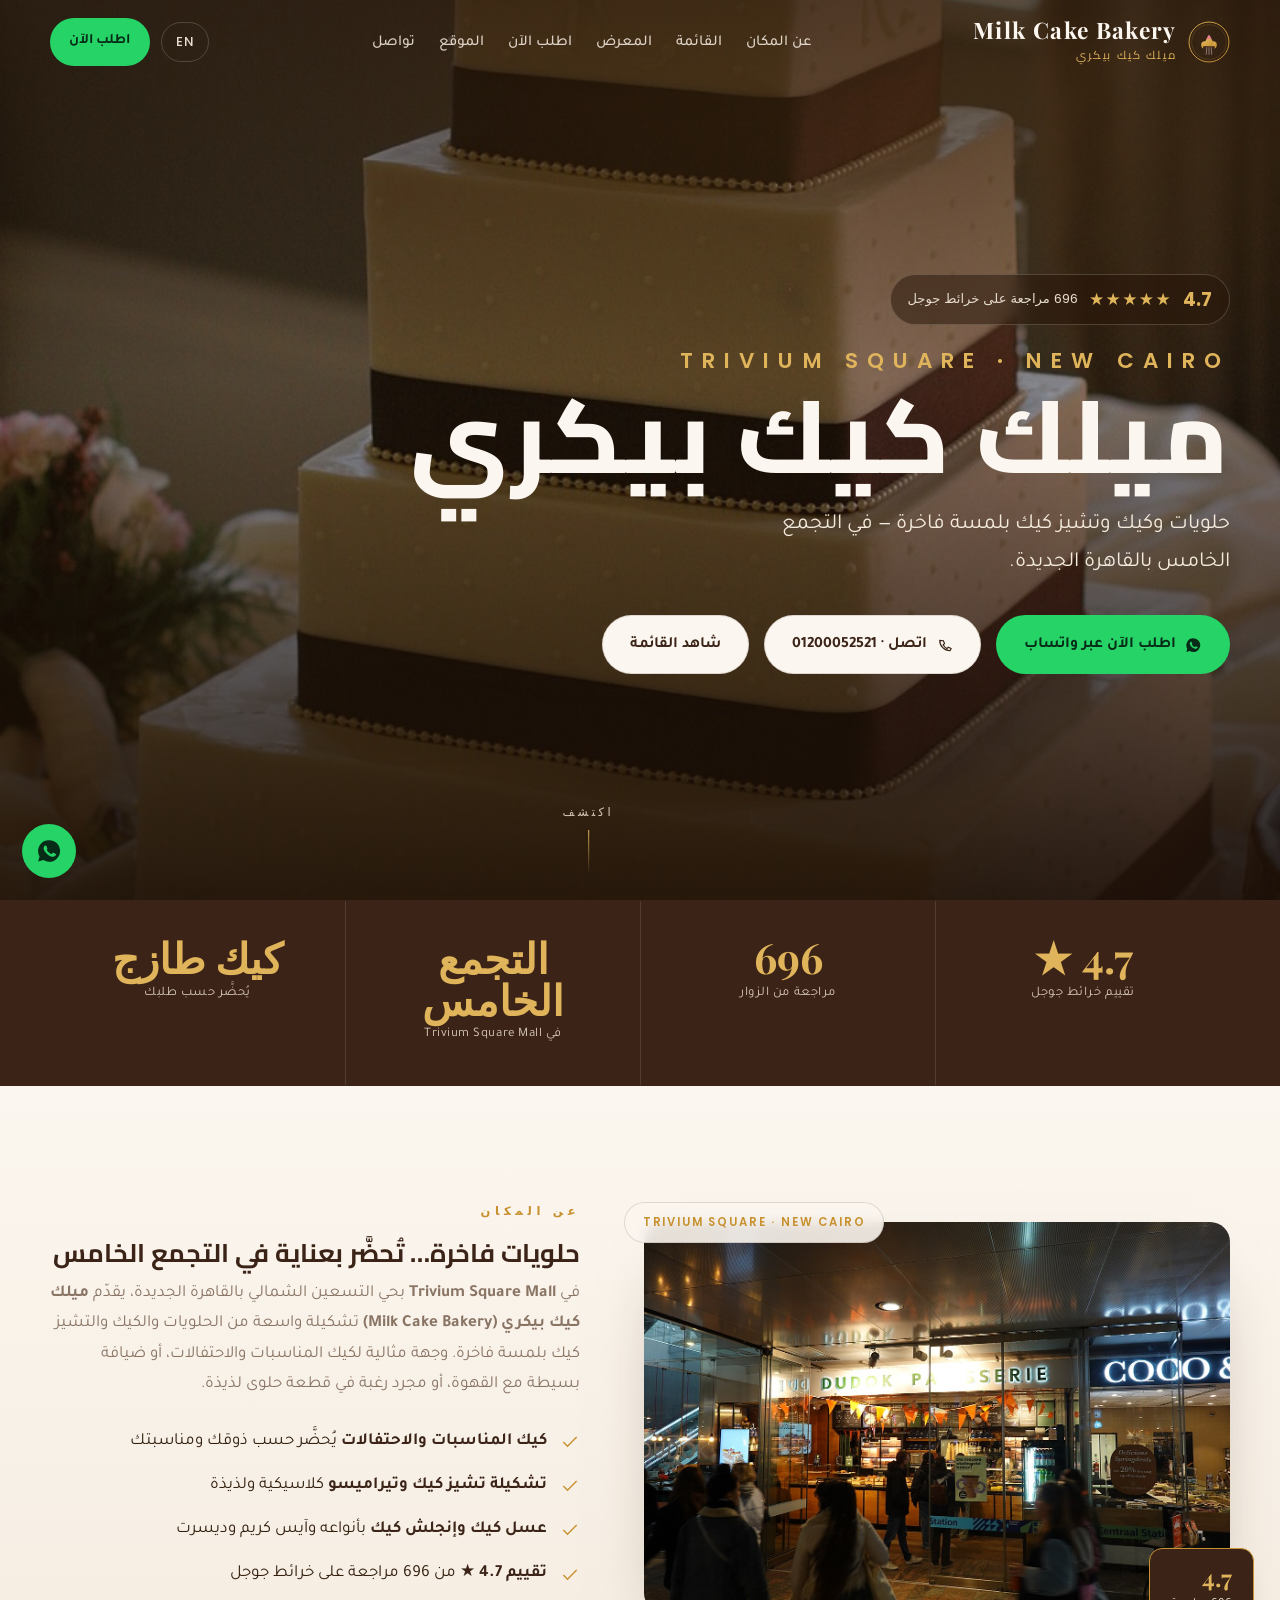
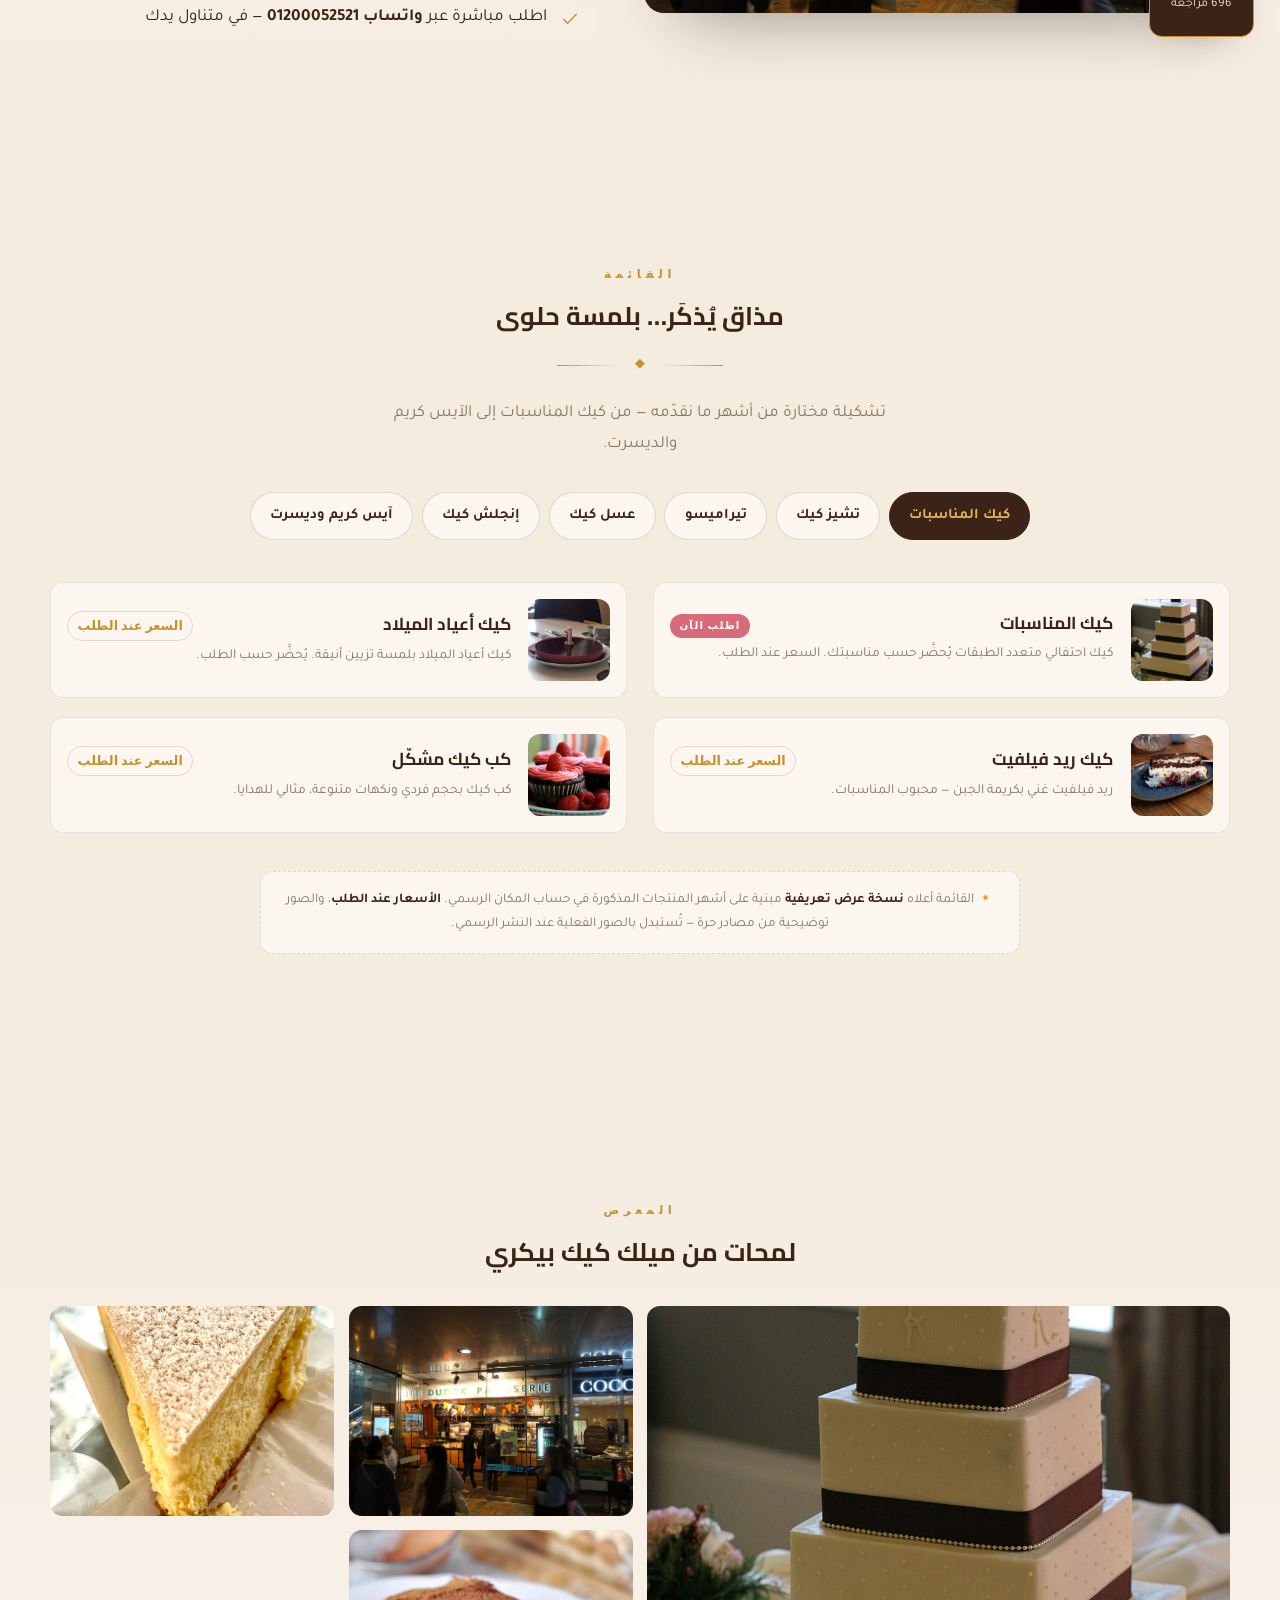
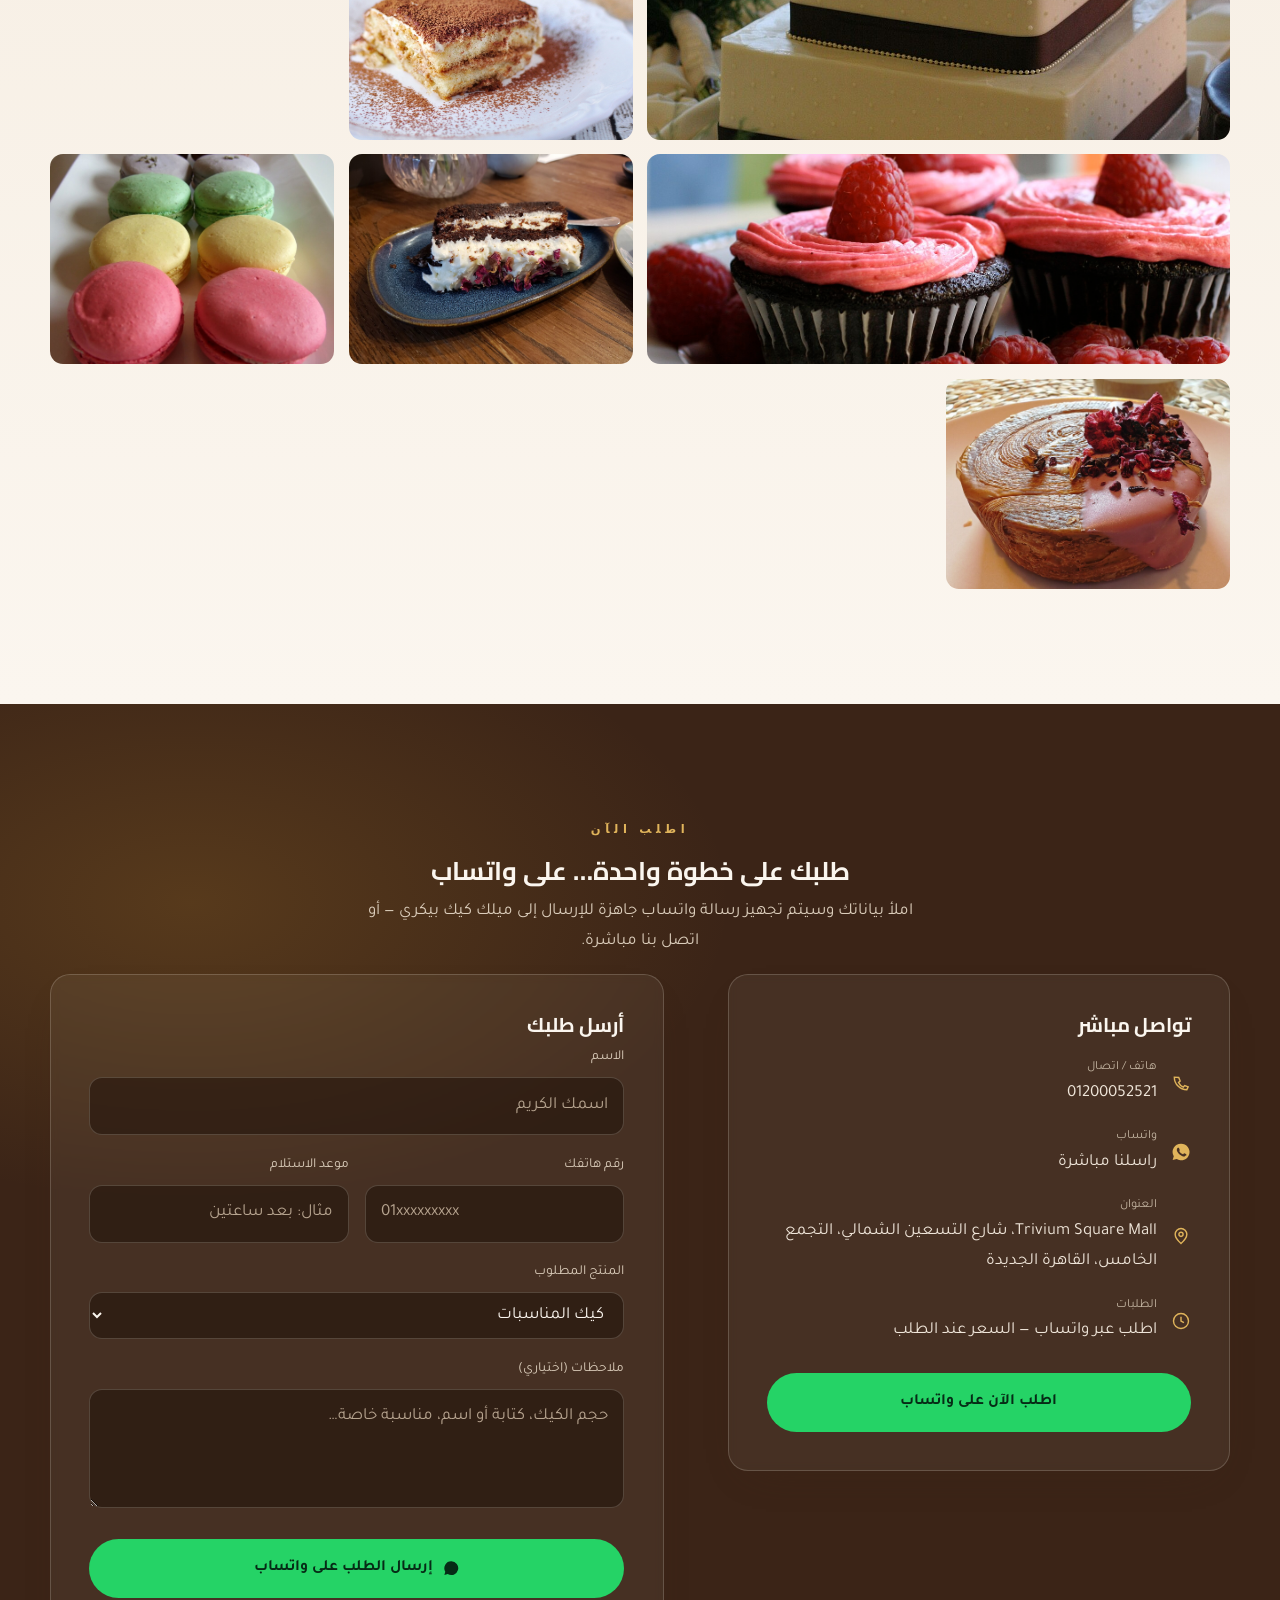
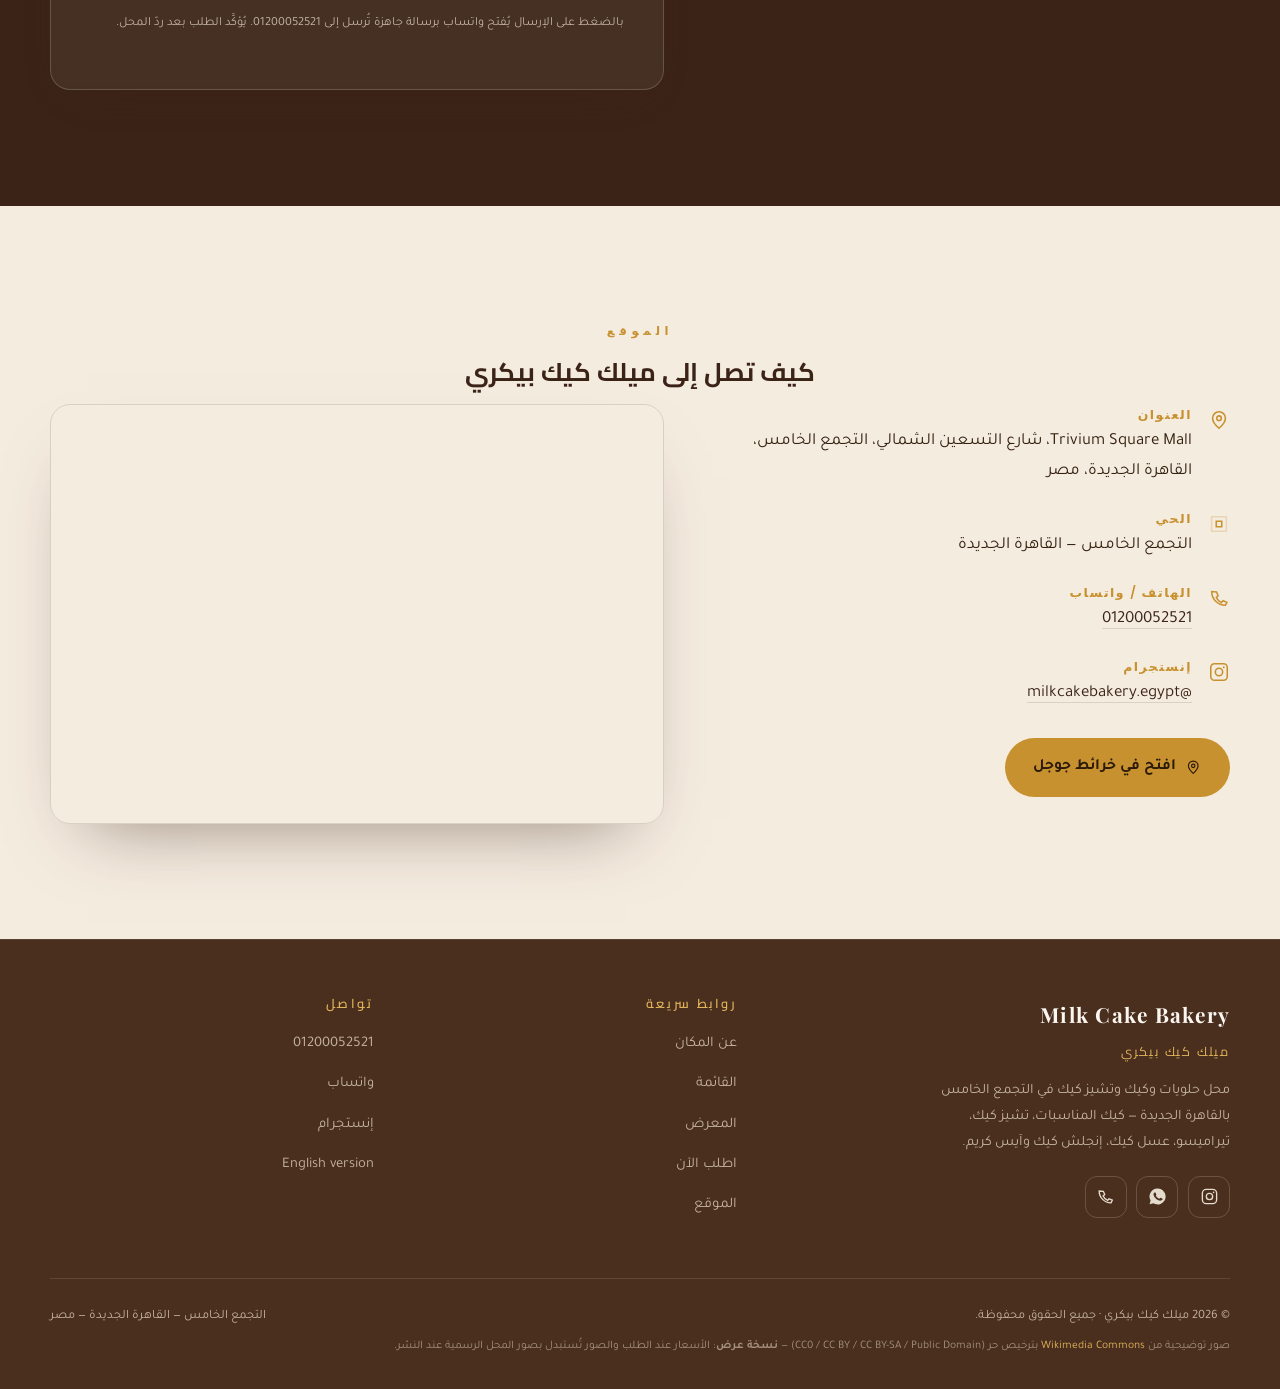
<file: index.html>
<!DOCTYPE html>
<html lang="ar" dir="rtl">
<head>
<meta charset="UTF-8">
<meta name="viewport" content="width=device-width, initial-scale=1">
<title>ميلك كيك بيكري | حلويات وكيك وتشيز كيك في التجمع الخامس — القاهرة الجديدة</title>
<meta name="description" content="ميلك كيك بيكري (Milk Cake Bakery) — محل حلويات وكيك وتشيز كيك في التجمع الخامس بالقاهرة الجديدة: كيك المناسبات، تشيز كيك، تيراميسو، عسل كيك، إنجلش كيك وآيس كريم. تقييم 4.7 من 696 مراجعة على خرائط جوجل. اطلب الآن عبر واتساب.">
<meta name="theme-color" content="#3B2417">
<link rel="canonical" href="https://monstorjohan-png.github.io/milk-cake-bakery/">
<link rel="alternate" hreflang="en" href="https://monstorjohan-png.github.io/milk-cake-bakery/en.html">
<link rel="icon" href="assets/img/logo.svg" type="image/svg+xml">

<!-- Open Graph -->
<meta property="og:type" content="business.business">
<meta property="og:title" content="ميلك كيك بيكري | حلويات وكيك وتشيز كيك في التجمع الخامس">
<meta property="og:description" content="كيك المناسبات، تشيز كيك، تيراميسو، عسل كيك، إنجلش كيك وآيس كريم في التجمع الخامس، القاهرة الجديدة. تقييم 4.7 ★ من 696 مراجعة على خرائط جوجل.">
<meta property="og:image" content="https://monstorjohan-png.github.io/milk-cake-bakery/assets/img/wedding-cake.jpg">
<meta property="og:url" content="https://monstorjohan-png.github.io/milk-cake-bakery/">
<meta property="og:locale" content="ar_EG">
<meta property="og:site_name" content="Milk Cake Bakery">

<link rel="preconnect" href="https://fonts.googleapis.com">
<link rel="preconnect" href="https://fonts.gstatic.com" crossorigin>
<link href="https://fonts.googleapis.com/css2?family=Cairo:wght@400;600;700;800&family=Tajawal:wght@300;400;500;700&family=Playfair+Display:wght@500;600;700&family=Poppins:wght@300;400;500;600&display=swap" rel="stylesheet">
<link rel="stylesheet" href="assets/css/style.css">

<script type="application/ld+json">
{
  "@context": "https://schema.org",
  "@type": ["LocalBusiness", "Bakery"],
  "name": "ميلك كيك بيكري",
  "alternateName": "Milk Cake Bakery",
  "description": "محل حلويات وكيك وتشيز كيك في التجمع الخامس بالقاهرة الجديدة: كيك المناسبات، تشيز كيك، تيراميسو، عسل كيك، إنجلش كيك وآيس كريم وديسرت.",
  "image": "https://monstorjohan-png.github.io/milk-cake-bakery/assets/img/wedding-cake.jpg",
  "url": "https://monstorjohan-png.github.io/milk-cake-bakery/",
  "telephone": "+201200052521",
  "servesCuisine": "Desserts",
  "priceRange": "السعر عند الطلب",
  "address": {
    "@type": "PostalAddress",
    "streetAddress": "Trivium Square Mall, شارع التسعين الشمالي",
    "addressLocality": "التجمع الخامس، القاهرة الجديدة",
    "addressRegion": "محافظة القاهرة",
    "addressCountry": "EG"
  },
  "aggregateRating": {
    "@type": "AggregateRating",
    "ratingValue": "4.7",
    "reviewCount": "696",
    "bestRating": "5"
  },
  "potentialAction": {
    "@type": "OrderAction",
    "target": "https://wa.me/201200052521"
  },
  "sameAs": [
    "https://www.instagram.com/milkcakebakery.egypt/",
    "https://wa.me/201200052521"
  ]
}
</script>
</head>
<body>

<!-- ============ HEADER ============ -->
<header class="site-header" id="top">
  <div class="wrap header-inner">
    <a class="brand" href="#top">
      <img src="assets/img/logo.svg" alt="شعار ميلك كيك بيكري" width="42" height="42">
      <span class="brand__meta"><b>Milk Cake Bakery</b><small>ميلك كيك بيكري</small></span>
    </a>

    <nav class="nav" id="nav" aria-label="القائمة الرئيسية">
      <a href="#about">عن المكان</a>
      <a href="#menu">القائمة</a>
      <a href="#gallery">المعرض</a>
      <a href="#order">اطلب الآن</a>
      <a href="#location">الموقع</a>
      <a href="#contact">تواصل</a>
    </nav>

    <div class="header-cta">
      <a class="lang-switch" href="en.html">EN<span class="sr-only"> — English</span></a>
      <a class="btn btn--sm btn--wa" href="https://wa.me/201200052521?text=%D9%85%D8%B1%D8%AD%D8%A8%D8%A7%D9%8B%D8%8C%20%D8%A3%D8%B1%D8%BA%D8%A8%20%D9%81%D9%8A%20%D8%B7%D9%84%D8%A8%20%D9%83%D9%8A%D9%83%20%F0%9F%8E%82" target="_blank" rel="noopener">اطلب الآن</a>
      <button class="nav-toggle" id="navToggle" aria-label="فتح القائمة" aria-expanded="false" aria-controls="nav"><span></span></button>
    </div>
  </div>
</header>

<main id="main">
<!-- ============ HERO ============ -->
<section class="hero">
  <div class="hero__bg" role="img" aria-label="كيك مناسبات أنيق من ميلك كيك بيكري"></div>
  <div class="hero__veil"></div>
  <div class="wrap">
    <div class="hero__rating reveal">
      <b>4.7</b>
      <span class="stars" aria-hidden="true">★★★★★</span>
      <small>696 مراجعة على خرائط جوجل</small>
    </div>
    <h1 class="hero__name reveal"><span>Trivium Square · New Cairo</span>ميلك كيك بيكري</h1>
    <p class="hero__tag reveal">حلويات وكيك وتشيز كيك بلمسة فاخرة — في التجمع الخامس بالقاهرة الجديدة.</p>
    <div class="hero__actions reveal">
      <a class="btn btn--wa" href="https://wa.me/201200052521?text=%D9%85%D8%B1%D8%AD%D8%A8%D8%A7%D9%8B%D8%8C%20%D8%A3%D8%B1%D8%BA%D8%A8%20%D9%81%D9%8A%20%D8%B7%D9%84%D8%A8%20%D9%83%D9%8A%D9%83%20%F0%9F%8E%82" target="_blank" rel="noopener">
        <svg viewBox="0 0 24 24" fill="currentColor"><path d="M12 2a10 10 0 0 0-8.7 15l-1.3 4.7 4.8-1.3A10 10 0 1 0 12 2Zm5.5 14.2c-.2.6-1.2 1.2-1.7 1.2-.4 0-1 .1-3.2-.9-2.7-1.2-4.4-4-4.5-4.2-.1-.2-1.1-1.5-1.1-2.8s.7-2 .9-2.2c.2-.3.5-.3.7-.3h.5c.2 0 .4 0 .6.5l.8 2c.1.2.1.4 0 .5l-.4.5c-.1.2-.3.3-.1.6.2.3.8 1.3 1.7 2.1 1.2 1 2.1 1.3 2.4 1.5.3.1.4.1.6-.1l.7-.9c.2-.2.4-.2.6-.1l1.9.9c.5.2.5.4.5.6s0 .9-.2 1.5Z"/></svg>
        اطلب الآن عبر واتساب
      </a>
      <a class="btn btn--ghost btn--cream" href="#menu">
        <svg viewBox="0 0 24 24" fill="none" stroke="currentColor" stroke-width="1.7"><path d="M4 5c0 8.3 6.7 15 15 15l1.6-3.3-4.2-1.7-1.7 2a11.6 11.6 0 0 1-5.7-5.7l2-1.7L9.3 5.4Z"/></svg>
        اتصل · 01200052521
      </a>
      <a class="btn btn--ghost btn--cream" href="#menu">شاهد القائمة</a>
    </div>
  </div>
  <div class="scroll-hint" aria-hidden="true"><span>اكتشف</span><i></i></div>
</section>

<!-- ============ STATS ============ -->
<section class="stats" aria-label="أرقام سريعة">
  <div class="wrap stats__grid">
    <div class="stat reveal"><b>4.7 ★</b><span>تقييم خرائط جوجل</span></div>
    <div class="stat reveal"><b>696</b><span>مراجعة من الزوار</span></div>
    <div class="stat reveal"><b>التجمع الخامس</b><span>في Trivium Square Mall</span></div>
    <div class="stat reveal"><b>كيك طازج</b><span>يُحضَّر حسب طلبك</span></div>
  </div>
</section>

<!-- ============ ABOUT ============ -->
<section class="section about" id="about">
  <div class="wrap about__grid">
    <div class="about__media reveal">
      <img src="assets/img/bakery-interior.jpg" alt="داخل محل حلويات أنيق" loading="lazy">
      <div class="badge2">TRIVIUM SQUARE · NEW CAIRO</div>
      <div class="badge"><b>4.7</b><span>696 مراجعة</span></div>
    </div>
    <div class="reveal">
      <p class="eyebrow">عن المكان</p>
      <h2>حلويات فاخرة… تُحضَّر بعناية في التجمع الخامس</h2>
      <p class="lead">في <b>Trivium Square Mall</b> بحي التسعين الشمالي بالقاهرة الجديدة، يقدّم <b>ميلك كيك بيكري (Milk Cake Bakery)</b> تشكيلة واسعة من الحلويات والكيك والتشيز كيك بلمسة فاخرة. وجهة مثالية لكيك المناسبات والاحتفالات، أو ضيافة بسيطة مع القهوة، أو مجرد رغبة في قطعة حلوى لذيذة.</p>
      <ul class="feature-list">
        <li><svg viewBox="0 0 24 24" fill="none" stroke="currentColor" stroke-width="1.7"><path d="M20 6 9 17l-5-5"/></svg><span><b>كيك المناسبات والاحتفالات</b> يُحضَّر حسب ذوقك ومناسبتك</span></li>
        <li><svg viewBox="0 0 24 24" fill="none" stroke="currentColor" stroke-width="1.7"><path d="M20 6 9 17l-5-5"/></svg><span><b>تشكيلة تشيز كيك وتيراميسو</b> كلاسيكية ولذيذة</span></li>
        <li><svg viewBox="0 0 24 24" fill="none" stroke="currentColor" stroke-width="1.7"><path d="M20 6 9 17l-5-5"/></svg><span><b>عسل كيك وإنجلش كيك</b> بأنواعه وآيس كريم وديسرت</span></li>
        <li><svg viewBox="0 0 24 24" fill="none" stroke="currentColor" stroke-width="1.7"><path d="M20 6 9 17l-5-5"/></svg><span><b>تقييم 4.7 ★</b> من 696 مراجعة على خرائط جوجل</span></li>
        <li><svg viewBox="0 0 24 24" fill="none" stroke="currentColor" stroke-width="1.7"><path d="M20 6 9 17l-5-5"/></svg><span>اطلب مباشرة عبر <b>واتساب 01200052521</b> — في متناول يدك</span></li>
      </ul>
    </div>
  </div>
</section>

<!-- ============ MENU ============ -->
<section class="section menu" id="menu">
  <div class="wrap">
    <div class="center reveal">
      <p class="eyebrow">القائمة</p>
      <h2>مذاق يُذكَر… بلمسة حلوى</h2>
      <div class="rule" aria-hidden="true"><span>◆</span></div>
      <p class="lead center">تشكيلة مختارة من أشهر ما نقدّمه — من كيك المناسبات إلى الآيس كريم والديسرت.</p>
    </div>

    <div class="menu__tabs" role="tablist" aria-label="أقسام القائمة">
      <button role="tab" aria-selected="true" data-tab="celebration">كيك المناسبات</button>
      <button role="tab" aria-selected="false" data-tab="cheesecake">تشيز كيك</button>
      <button role="tab" aria-selected="false" data-tab="tiramisu">تيراميسو</button>
      <button role="tab" aria-selected="false" data-tab="honey">عسل كيك</button>
      <button role="tab" aria-selected="false" data-tab="english">إنجلش كيك</button>
      <button role="tab" aria-selected="false" data-tab="dessert">آيس كريم وديسرت</button>
    </div>

    <!-- كيك المناسبات -->
    <div class="menu__panel is-active" id="panel-celebration" role="tabpanel">
      <div class="dish-grid">
        <article class="dish"><img src="assets/img/wedding-cake.jpg" alt="كيك حفلات ومناسبات متعدد الطبقات" loading="lazy"><div class="dish__body"><div class="dish__top"><h3>كيك المناسبات</h3><span class="dish__tag">اطلب الآن</span></div><p>كيك احتفالي متعدد الطبقات يُحضَّر حسب مناسبتك. السعر عند الطلب.</p></div></article>
        <article class="dish"><img src="assets/img/birthday-cake.jpg" alt="كيك مزيّن لأعياد الميلاد" loading="lazy"><div class="dish__body"><div class="dish__top"><h3>كيك أعياد الميلاد</h3><span class="dish__price">السعر عند الطلب</span></div><p>كيك أعياد الميلاد بلمسة تزيين أنيقة. يُحضَّر حسب الطلب.</p></div></article>
        <article class="dish"><img src="assets/img/red-velvet-cake.jpg" alt="كيك الريد فيلفيت بالكريمة" loading="lazy"><div class="dish__body"><div class="dish__top"><h3>كيك ريد فيلفيت</h3><span class="dish__price">السعر عند الطلب</span></div><p>ريد فيلفيت غني بكريمة الجبن — محبوب المناسبات.</p></div></article>
        <article class="dish"><img src="assets/img/cupcakes.jpg" alt="كب كيك مشكّل بالكريمة" loading="lazy"><div class="dish__body"><div class="dish__top"><h3>كب كيك مشكّل</h3><span class="dish__price">السعر عند الطلب</span></div><p>كب كيك بحجم فردي ونكهات متنوعة، مثالي للهدايا.</p></div></article>
      </div>
    </div>

    <!-- تشيز كيك -->
    <div class="menu__panel" id="panel-cheesecake" role="tabpanel">
      <div class="dish-grid">
        <article class="dish"><img src="assets/img/cheesecake.jpg" alt="شريحة تشيز كيك كلاسيك" loading="lazy"><div class="dish__body"><div class="dish__top"><h3>تشيز كيك كلاسيك</h3><span class="dish__price">السعر عند الطلب</span></div><p>تشيز كيك كريمي كلاسيكي بقاعدة بسكويت مقرمشة.</p></div></article>
        <article class="dish"><img src="assets/img/strawberry-cake.jpg" alt="تشيز كيك بالفراولة الطازجة" loading="lazy"><div class="dish__body"><div class="dish__top"><h3>تشيز كيك فراولة</h3><span class="dish__price">السعر عند الطلب</span></div><p>تشيز كيك بغطاء الفراولة الطازجة المنعش.</p></div></article>
        <article class="dish"><img src="assets/img/berry-cake.jpg" alt="تشيز كيك التوت المتنوع المزين بالتوت" loading="lazy"><div class="dish__body"><div class="dish__top"><h3>تشيز كيك Very Berry</h3><span class="dish__tag">مميز</span></div><p>كيك التوت المتنوع بنكهات berry مميزة.</p></div></article>
      </div>
    </div>

    <!-- تيراميسو -->
    <div class="menu__panel" id="panel-tiramisu" role="tabpanel">
      <div class="dish-grid">
        <article class="dish"><img src="assets/img/tiramisu.jpg" alt="تيراميسو إيطالي كلاسيك بالكوكاو" loading="lazy"><div class="dish__body"><div class="dish__top"><h3>تيراميسو كلاسيك</h3><span class="dish__price">السعر عند الطلب</span></div><p>تيراميسو إيطالي أصيل بطبقات البسكويت والجبنة والكوكاو.</p></div></article>
        <article class="dish"><img src="assets/img/macarons.jpg" alt="تشكيلة ماكرون فرنسي ملوّن" loading="lazy"><div class="dish__body"><div class="dish__top"><h3>ماكرون فرنسي</h3><span class="dish__price">السعر عند الطلب</span></div><p>ماكرون مقرمش من الخارج لطيف من الداخل — هدية مثالية.</p></div></article>
        <article class="dish"><img src="assets/img/latte.jpg" alt="قهوة لاتيه بالحليب بجانب الحلويات" loading="lazy"><div class="dish__body"><div class="dish__top"><h3>لاتيه مع التيراميسو</h3><span class="dish__price">السعر عند الطلب</span></div><p>قهوة لاتيه بالحليب تُكمّل تجربة التيراميسو.</p></div></article>
      </div>
    </div>

    <!-- عسل كيك -->
    <div class="menu__panel" id="panel-honey" role="tabpanel">
      <div class="dish-grid">
        <article class="dish"><img src="assets/img/honey-cake.jpg" alt="عسل كيك ميدوفك متعدد الطبقات" loading="lazy"><div class="dish__body"><div class="dish__top"><h3>عسل كيك (ميدوفِك)</h3><span class="dish__tag">مميز</span></div><p>عسل كيك بطبقات رقيقة وحشوة الكريمة بالعسل — نكهة مميزة.</p></div></article>
        <article class="dish"><img src="assets/img/cake-slice.jpg" alt="شريحة كيك بالكريمة والشكولاتات" loading="lazy"><div class="dish__body"><div class="dish__top"><h3>شريحة عسل كيك</h3><span class="dish__price">السعر عند الطلب</span></div><p>قطعة فردية لطيفة لمن يحب عسل كيك بحجم متوسط.</p></div></article>
      </div>
    </div>

    <!-- إنجلش كيك -->
    <div class="menu__panel" id="panel-english" role="tabpanel">
      <div class="dish-grid">
        <article class="dish"><img src="assets/img/english-cake.jpg" alt="إنجلش كيك بالزبدة" loading="lazy"><div class="dish__body"><div class="dish__top"><h3>إنجلش كيك بالزبدة</h3><span class="dish__price">السعر عند الطلب</span></div><p>إنجلش كيك تقليدي رطب بالزبدة — سادة لذيذة.</p></div></article>
        <article class="dish"><img src="assets/img/chocolate-cake.jpg" alt="إنجلش كيك مغطى بالشوكولاتة" loading="lazy"><div class="dish__body"><div class="dish__top"><h3>إنجلش كيك شوكولاتة</h3><span class="dish__price">السعر عند الطلب</span></div><p>إنجلش كيك بلمسة شوكولاتة داكنة شهية.</p></div></article>
      </div>
    </div>

    <!-- آيس كريم وديسرت -->
    <div class="menu__panel" id="panel-dessert" role="tabpanel">
      <div class="dish-grid">
        <article class="dish"><img src="assets/img/ice-cream.jpg" alt="آيس كريم صنداي بالكريمة والمكسرات" loading="lazy"><div class="dish__body"><div class="dish__top"><h3>آيس كريم / صنداي</h3><span class="dish__price">السعر عند الطلب</span></div><p>آيس كريم بارد وكريمي مع الطوبينغ المحبوب.</p></div></article>
        <article class="dish"><img src="assets/img/pistachio-cake.jpg" alt="كيك بستاشيو كونافة" loading="lazy"><div class="dish__body"><div class="dish__top"><h3>Mistica Pistachio Konafa</h3><span class="dish__tag">مميز</span></div><p>ميستيكا بستاشيو كونافة — تجربة البستاشيو والكنافة المميزة.</p></div></article>
      </div>
    </div>

    <p class="menu-note">🔸 القائمة أعلاه <b>نسخة عرض تعريفية</b> مبنية على أشهر المنتجات المذكورة في حساب المكان الرسمي. <b>الأسعار عند الطلب</b>، والصور توضيحية من مصادر حرة — تُستبدل بالصور الفعلية عند النشر الرسمي.</p>
  </div>
</section>

<!-- ============ GALLERY ============ -->
<section class="section gallery" id="gallery">
  <div class="wrap">
    <div class="center reveal">
      <p class="eyebrow">المعرض</p>
      <h2>لمحات من ميلك كيك بيكري</h2>
    </div>
    <div class="gallery__grid reveal">
      <a class="g--w2 g--h2" href="assets/img/wedding-cake.jpg" target="_blank" rel="noopener"><img src="assets/img/wedding-cake.jpg" alt="كيك المناسبات متعدد الطبقات" loading="lazy"></a>
      <a href="assets/img/bakery-interior.jpg" target="_blank" rel="noopener"><img src="assets/img/bakery-interior.jpg" alt="داخل محل الحلويات" loading="lazy"></a>
      <a href="assets/img/cheesecake.jpg" target="_blank" rel="noopener"><img src="assets/img/cheesecake.jpg" alt="شريحة تشيز كيك" loading="lazy"></a>
      <a href="assets/img/tiramisu.jpg" target="_blank" rel="noopener"><img src="assets/img/tiramisu.jpg" alt="تيراميسو بالكوكاو" loading="lazy"></a>
      <a class="g--w2" href="assets/img/cupcakes.jpg" target="_blank" rel="noopener"><img src="assets/img/cupcakes.jpg" alt="تشكيلة كب كيك" loading="lazy"></a>
      <a href="assets/img/red-velvet-cake.jpg" target="_blank" rel="noopener"><img src="assets/img/red-velvet-cake.jpg" alt="كيك ريد فيلفيت" loading="lazy"></a>
      <a href="assets/img/macarons.jpg" target="_blank" rel="noopener"><img src="assets/img/macarons.jpg" alt="ماكرون فرنسي ملوّن" loading="lazy"></a>
      <a href="assets/img/croissant.jpg" target="_blank" rel="noopener"><img src="assets/img/croissant.jpg" alt="مخبوزات طازجة" loading="lazy"></a>
    </div>
  </div>
</section>

<!-- ============ ORDER ============ -->
<section class="section order" id="order">
  <div class="wrap">
    <div class="center reveal">
      <p class="eyebrow">اطلب الآن</p>
      <h2>طلبك على خطوة واحدة… على واتساب</h2>
      <p class="lead center">املأ بياناتك وسيتم تجهيز رسالة واتساب جاهزة للإرسال إلى ميلك كيك بيكري — أو اتصل بنا مباشرة.</p>
    </div>

    <div class="order__grid">
      <div class="card reveal">
        <h3>تواصل مباشر</h3>
        <div class="contact-lines">
          <a href="tel:+201200052521">
            <svg viewBox="0 0 24 24" fill="none" stroke="currentColor" stroke-width="1.7"><path d="M4 5c0 8.3 6.7 15 15 15l1.6-3.3-4.2-1.7-1.7 2a11.6 11.6 0 0 1-5.7-5.7l2-1.7L9.3 5.4Z"/></svg>
            <span><small>هاتف / اتصال</small>01200052521</span>
          </a>
          <a href="https://wa.me/201200052521" target="_blank" rel="noopener">
            <svg viewBox="0 0 24 24" fill="currentColor"><path d="M12 2a10 10 0 0 0-8.7 15l-1.3 4.7 4.8-1.3A10 10 0 1 0 12 2Zm5.5 14.2c-.2.6-1.2 1.2-1.7 1.2-.4 0-1 .1-3.2-.9-2.7-1.2-4.4-4-4.5-4.2-.1-.2-1.1-1.5-1.1-2.8s.7-2 .9-2.2c.2-.3.5-.3.7-.3h.5c.2 0 .4 0 .6.5l.8 2c.1.2.1.4 0 .5l-.4.5c-.1.2-.3.3-.1.6.2.3.8 1.3 1.7 2.1 1.2 1 2.1 1.3 2.4 1.5.3.1.4.1.6-.1l.7-.9c.2-.2.4-.2.6-.1l1.9.9c.5.2.5.4.5.6s0 .9-.2 1.5Z"/></svg>
            <span><small>واتساب</small>راسلنا مباشرة</span>
          </a>
          <div>
            <svg viewBox="0 0 24 24" fill="none" stroke="currentColor" stroke-width="1.7"><path d="M12 21s7-6 7-11a7 7 0 1 0-14 0c0 5 7 11 7 11Z"/><circle cx="12" cy="10" r="2.5"/></svg>
            <span><small>العنوان</small>Trivium Square Mall، شارع التسعين الشمالي، التجمع الخامس، القاهرة الجديدة</span>
          </div>
          <div>
            <svg viewBox="0 0 24 24" fill="none" stroke="currentColor" stroke-width="1.7"><circle cx="12" cy="12" r="9"/><path d="M12 7v5l3.5 2"/></svg>
            <span><small>الطلبات</small>اطلب عبر واتساب — السعر عند الطلب</span>
          </div>
        </div>
        <a class="btn btn--wa" style="margin-top:1.6rem;width:100%" href="https://wa.me/201200052521?text=%D9%85%D8%B1%D8%AD%D8%A8%D8%A7%D9%8B%D8%8C%20%D8%A3%D8%B1%D8%BA%D8%A8%20%D9%81%D9%8A%20%D8%B7%D9%84%D8%A8%20%D9%83%D9%8A%D9%83%20%F0%9F%8E%82" target="_blank" rel="noopener">اطلب الآن على واتساب</a>
      </div>

      <form class="card reveal" id="orderForm" novalidate>
        <h3>أرسل طلبك</h3>
        <div class="field">
          <label for="oName">الاسم</label>
          <input id="oName" name="name" type="text" placeholder="اسمك الكريم" required>
        </div>
        <div class="field field--row">
          <div>
            <label for="oPhone">رقم هاتفك</label>
            <input id="oPhone" name="phone" type="tel" inputmode="tel" placeholder="01xxxxxxxxx">
          </div>
          <div>
            <label for="oWhen">موعد الاستلام</label>
            <input id="oWhen" name="when" type="text" placeholder="مثال: بعد ساعتين">
          </div>
        </div>
        <div class="field">
          <label for="oProduct">المنتج المطلوب</label>
          <select id="oProduct" name="product">
            <option>كيك المناسبات</option>
            <option>كيك أعياد الميلاد</option>
            <option>تشيز كيك</option>
            <option>تيراميسو</option>
            <option>عسل كيك</option>
            <option>إنجلش كيك</option>
            <option>آيس كريم / ديسرت</option>
            <option>طلب خاص آخر</option>
          </select>
        </div>
        <div class="field">
          <label for="oNotes">ملاحظات (اختياري)</label>
          <textarea id="oNotes" name="notes" rows="3" placeholder="حجم الكيك، كتابة أو اسم، مناسبة خاصة…"></textarea>
        </div>
        <button class="btn btn--wa" type="submit" style="width:100%">
          <svg viewBox="0 0 24 24" fill="currentColor"><path d="M12 2a10 10 0 0 0-8.7 15l-1.3 4.7 4.8-1.3A10 10 0 1 0 12 2Z"/></svg>
          إرسال الطلب على واتساب
        </button>
        <p class="hint">بالضغط على الإرسال يُفتح واتساب برسالة جاهزة تُرسل إلى 01200052521. يُؤكَّد الطلب بعد ردّ المحل.</p>
      </form>
    </div>
  </div>
</section>

<!-- ============ LOCATION ============ -->
<section class="section location" id="location">
  <div class="wrap">
    <div class="center reveal">
      <p class="eyebrow">الموقع</p>
      <h2>كيف تصل إلى ميلك كيك بيكري</h2>
    </div>
    <div class="order__grid" style="align-items:stretch">
      <div class="reveal">
        <ul class="info-list">
          <li>
            <svg viewBox="0 0 24 24" fill="none" stroke="currentColor" stroke-width="1.7"><path d="M12 21s7-6 7-11a7 7 0 1 0-14 0c0 5 7 11 7 11Z"/><circle cx="12" cy="10" r="2.5"/></svg>
            <div><b>العنوان</b><span>Trivium Square Mall، شارع التسعين الشمالي، التجمع الخامس، القاهرة الجديدة، مصر</span></div>
          </li>
          <li>
            <svg viewBox="0 0 24 24" fill="none" stroke="currentColor" stroke-width="1.7"><path d="M4 4h16v16H4z" opacity=".25"/><path d="M9 9h6v6H9z"/></svg>
            <div><b>الحي</b><span>التجمع الخامس — القاهرة الجديدة</span></div>
          </li>
          <li>
            <svg viewBox="0 0 24 24" fill="none" stroke="currentColor" stroke-width="1.7"><path d="M4 5c0 8.3 6.7 15 15 15l1.6-3.3-4.2-1.7-1.7 2a11.6 11.6 0 0 1-5.7-5.7l2-1.7L9.3 5.4Z"/></svg>
            <div><b>الهاتف / واتساب</b><span><a href="tel:+201200052521">01200052521</a></span></div>
          </li>
          <li>
            <svg viewBox="0 0 24 24" fill="none" stroke="currentColor" stroke-width="1.7"><rect x="3" y="3" width="18" height="18" rx="4"/><circle cx="12" cy="12" r="4"/><circle cx="17.2" cy="6.8" r="1" fill="currentColor" stroke="none"/></svg>
            <div><b>إنستجرام</b><span><a href="https://www.instagram.com/milkcakebakery.egypt/" target="_blank" rel="noopener">@milkcakebakery.egypt</a></span></div>
          </li>
        </ul>
        <a class="btn" style="margin-top:1.8rem" href="https://www.google.com/maps/search/?api=1&amp;query=Trivium+Square+Mall+90+North+Street+New+Cairo" target="_blank" rel="noopener">
          <svg viewBox="0 0 24 24" fill="none" stroke="currentColor" stroke-width="1.7"><path d="M12 21s7-6 7-11a7 7 0 1 0-14 0c0 5 7 11 7 11Z"/><circle cx="12" cy="10" r="2.5"/></svg>
          افتح في خرائط جوجل
        </a>
      </div>
      <div class="map-frame reveal">
        <iframe title="موقع ميلك كيك بيكري على الخريطة" src="https://www.google.com/maps?q=Trivium%20Square%20Mall%2C%2090%20North%20Street%2C%20New%20Cairo&amp;output=embed&amp;hl=ar" loading="lazy" referrerpolicy="no-referrer-when-downgrade"></iframe>
      </div>
    </div>
  </div>
</section>

</main>
<!-- ============ FOOTER ============ -->
<footer class="site-footer" id="contact">
  <div class="wrap footer-grid">
    <div class="footer-brand">
      <b>Milk Cake Bakery</b>
      <span class="ar">ميلك كيك بيكري</span>
      <p>محل حلويات وكيك وتشيز كيك في التجمع الخامس بالقاهرة الجديدة — كيك المناسبات، تشيز كيك، تيراميسو، عسل كيك، إنجلش كيك وآيس كريم.</p>
      <div class="social">
        <a href="https://www.instagram.com/milkcakebakery.egypt/" target="_blank" rel="noopener" aria-label="إنستجرام">
          <svg viewBox="0 0 24 24" fill="none" stroke="currentColor" stroke-width="1.7"><rect x="3" y="3" width="18" height="18" rx="5"/><circle cx="12" cy="12" r="4"/><circle cx="17.2" cy="6.8" r="1" fill="currentColor" stroke="none"/></svg>
        </a>
        <a href="https://wa.me/201200052521" target="_blank" rel="noopener" aria-label="واتساب">
          <svg viewBox="0 0 24 24" fill="currentColor"><path d="M12 2a10 10 0 0 0-8.7 15l-1.3 4.7 4.8-1.3A10 10 0 1 0 12 2Zm5.5 14.2c-.2.6-1.2 1.2-1.7 1.2-.4 0-1 .1-3.2-.9-2.7-1.2-4.4-4-4.5-4.2-.1-.2-1.1-1.5-1.1-2.8s.7-2 .9-2.2c.2-.3.5-.3.7-.3h.5c.2 0 .4 0 .6.5l.8 2c.1.2.1.4 0 .5l-.4.5c-.1.2-.3.3-.1.6.2.3.8 1.3 1.7 2.1 1.2 1 2.1 1.3 2.4 1.5.3.1.4.1.6-.1l.7-.9c.2-.2.4-.2.6-.1l1.9.9c.5.2.5.4.5.6s0 .9-.2 1.5Z"/></svg>
        </a>
        <a href="tel:+201200052521" aria-label="اتصال هاتفي">
          <svg viewBox="0 0 24 24" fill="none" stroke="currentColor" stroke-width="1.7"><path d="M4 5c0 8.3 6.7 15 15 15l1.6-3.3-4.2-1.7-1.7 2a11.6 11.6 0 0 1-5.7-5.7l2-1.7L9.3 5.4Z"/></svg>
        </a>
      </div>
    </div>

    <div class="footer-col">
      <h3>روابط سريعة</h3>
      <ul>
        <li><a href="#about">عن المكان</a></li>
        <li><a href="#menu">القائمة</a></li>
        <li><a href="#gallery">المعرض</a></li>
        <li><a href="#order">اطلب الآن</a></li>
        <li><a href="#location">الموقع</a></li>
      </ul>
    </div>

    <div class="footer-col">
      <h3>تواصل</h3>
      <ul>
        <li><a href="tel:+201200052521">01200052521</a></li>
        <li><a href="https://wa.me/201200052521" target="_blank" rel="noopener">واتساب</a></li>
        <li><a href="https://www.instagram.com/milkcakebakery.egypt/" target="_blank" rel="noopener">إنستجرام</a></li>
        <li><a href="en.html">English version</a></li>
      </ul>
    </div>
  </div>

  <div class="wrap footer-bottom">
    <span>© <span id="year">2026</span> ميلك كيك بيكري · جميع الحقوق محفوظة.</span>
    <span>التجمع الخامس — القاهرة الجديدة — مصر</span>
  </div>
  <div class="wrap credits">
    صور توضيحية من <a href="https://commons.wikimedia.org/" target="_blank" rel="noopener">Wikimedia Commons</a> بترخيص حر (CC0 / CC BY / CC BY-SA / Public Domain) — <b>نسخة عرض</b>: الأسعار عند الطلب والصور تُستبدل بصور المحل الرسمية عند النشر.
  </div>
</footer>

<!-- ============ FLOATING ============ -->
<div class="float">
  <a class="top" id="toTop" href="#top" aria-label="أعلى الصفحة">
    <svg viewBox="0 0 24 24" fill="none" stroke="currentColor" stroke-width="1.9"><path d="M12 19V5M6 11l6-6 6 6"/></svg>
  </a>
  <a class="wa" href="https://wa.me/201200052521?text=%D9%85%D8%B1%D8%AD%D8%A8%D8%A7%D9%8B%D8%8C%20%D8%A3%D8%B1%D8%BA%D8%A8%20%D9%81%D9%8A%20%D8%B7%D9%84%D8%A8%20%D9%83%D9%8A%D9%83%20%F0%9F%8E%82" target="_blank" rel="noopener" aria-label="واتساب — اطلب الآن">
    <svg viewBox="0 0 24 24" fill="currentColor"><path d="M12 2a10 10 0 0 0-8.7 15l-1.3 4.7 4.8-1.3A10 10 0 1 0 12 2Zm5.5 14.2c-.2.6-1.2 1.2-1.7 1.2-.4 0-1 .1-3.2-.9-2.7-1.2-4.4-4-4.5-4.2-.1-.2-1.1-1.5-1.1-2.8s.7-2 .9-2.2c.2-.3.5-.3.7-.3h.5c.2 0 .4 0 .6.5l.8 2c.1.2.1.4 0 .5l-.4.5c-.1.2-.3.3-.1.6.2.3.8 1.3 1.7 2.1 1.2 1 2.1 1.3 2.4 1.5.3.1.4.1.6-.1l.7-.9c.2-.2.4-.2.6-.1l1.9.9c.5.2.5.4.5.6s0 .9-.2 1.5Z"/></svg>
  </a>
</div>

<script src="assets/js/main.js"></script>
</body>
</html>
</file>
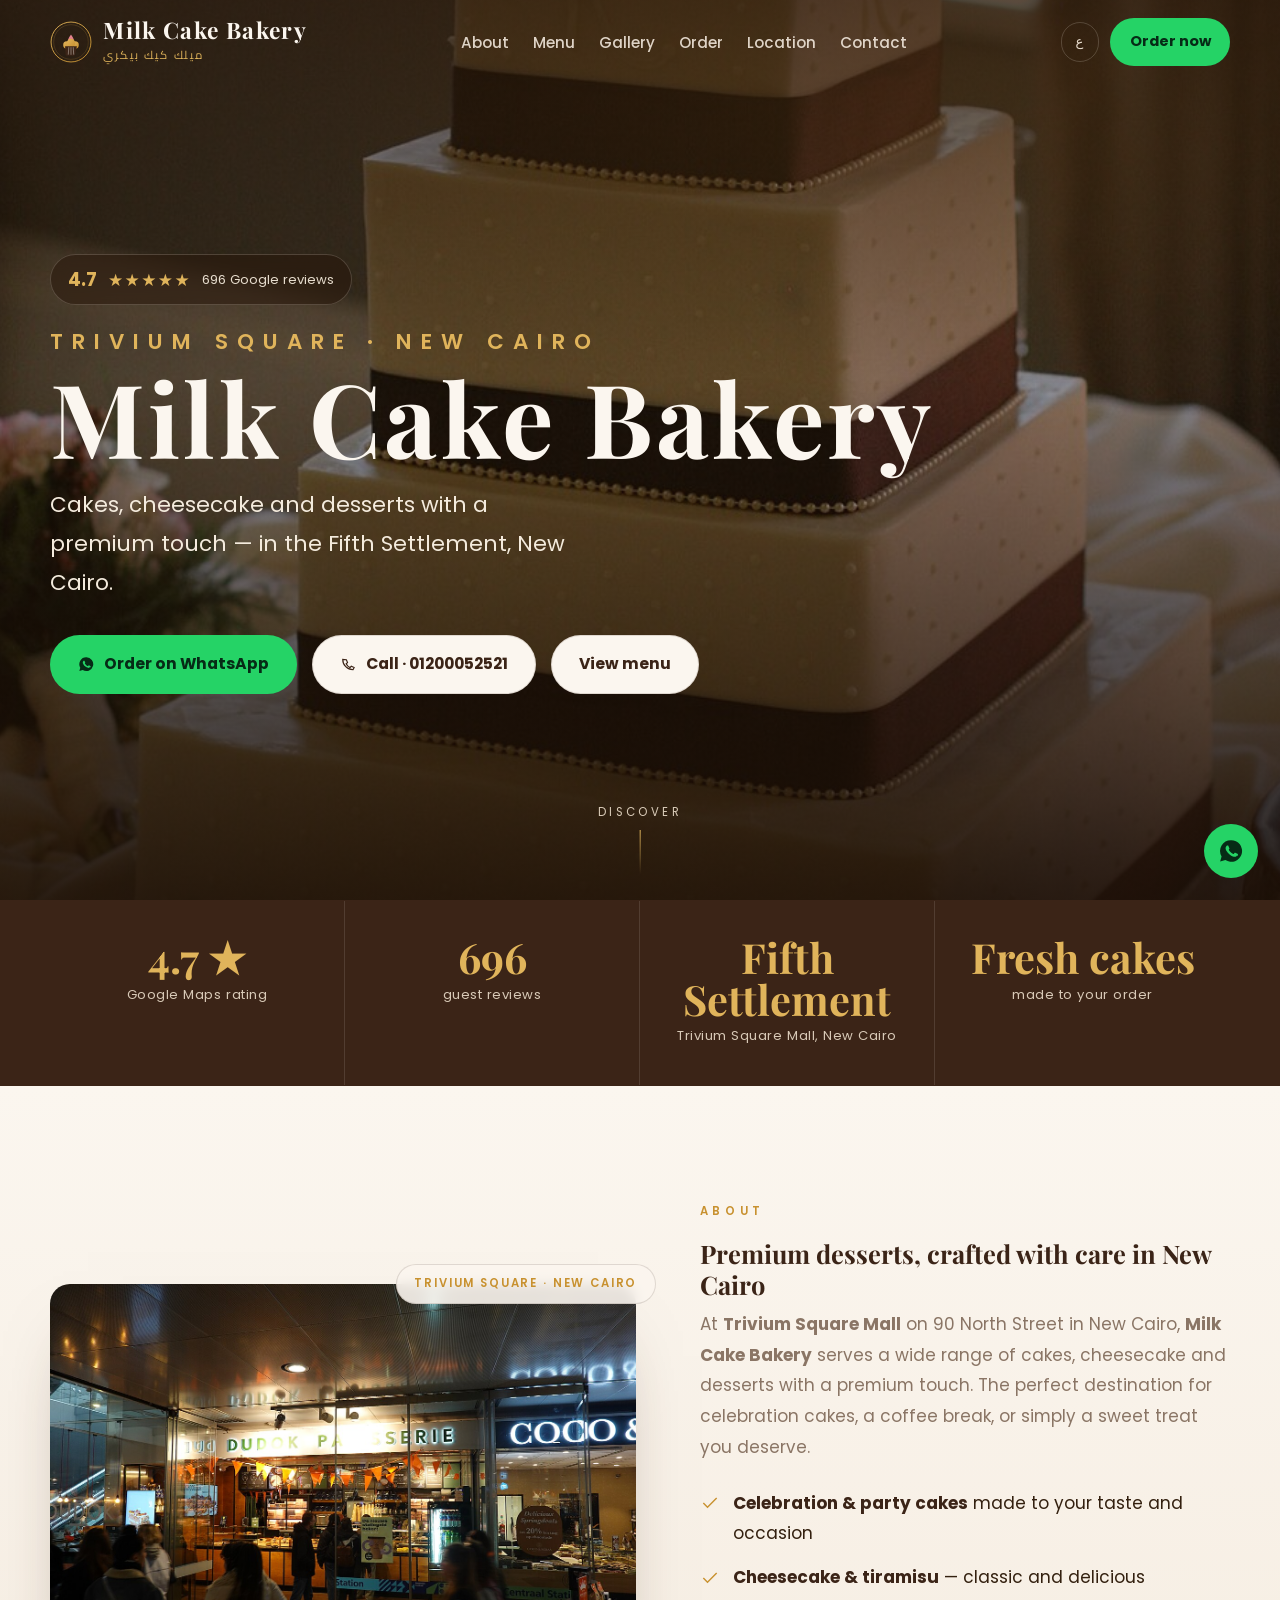
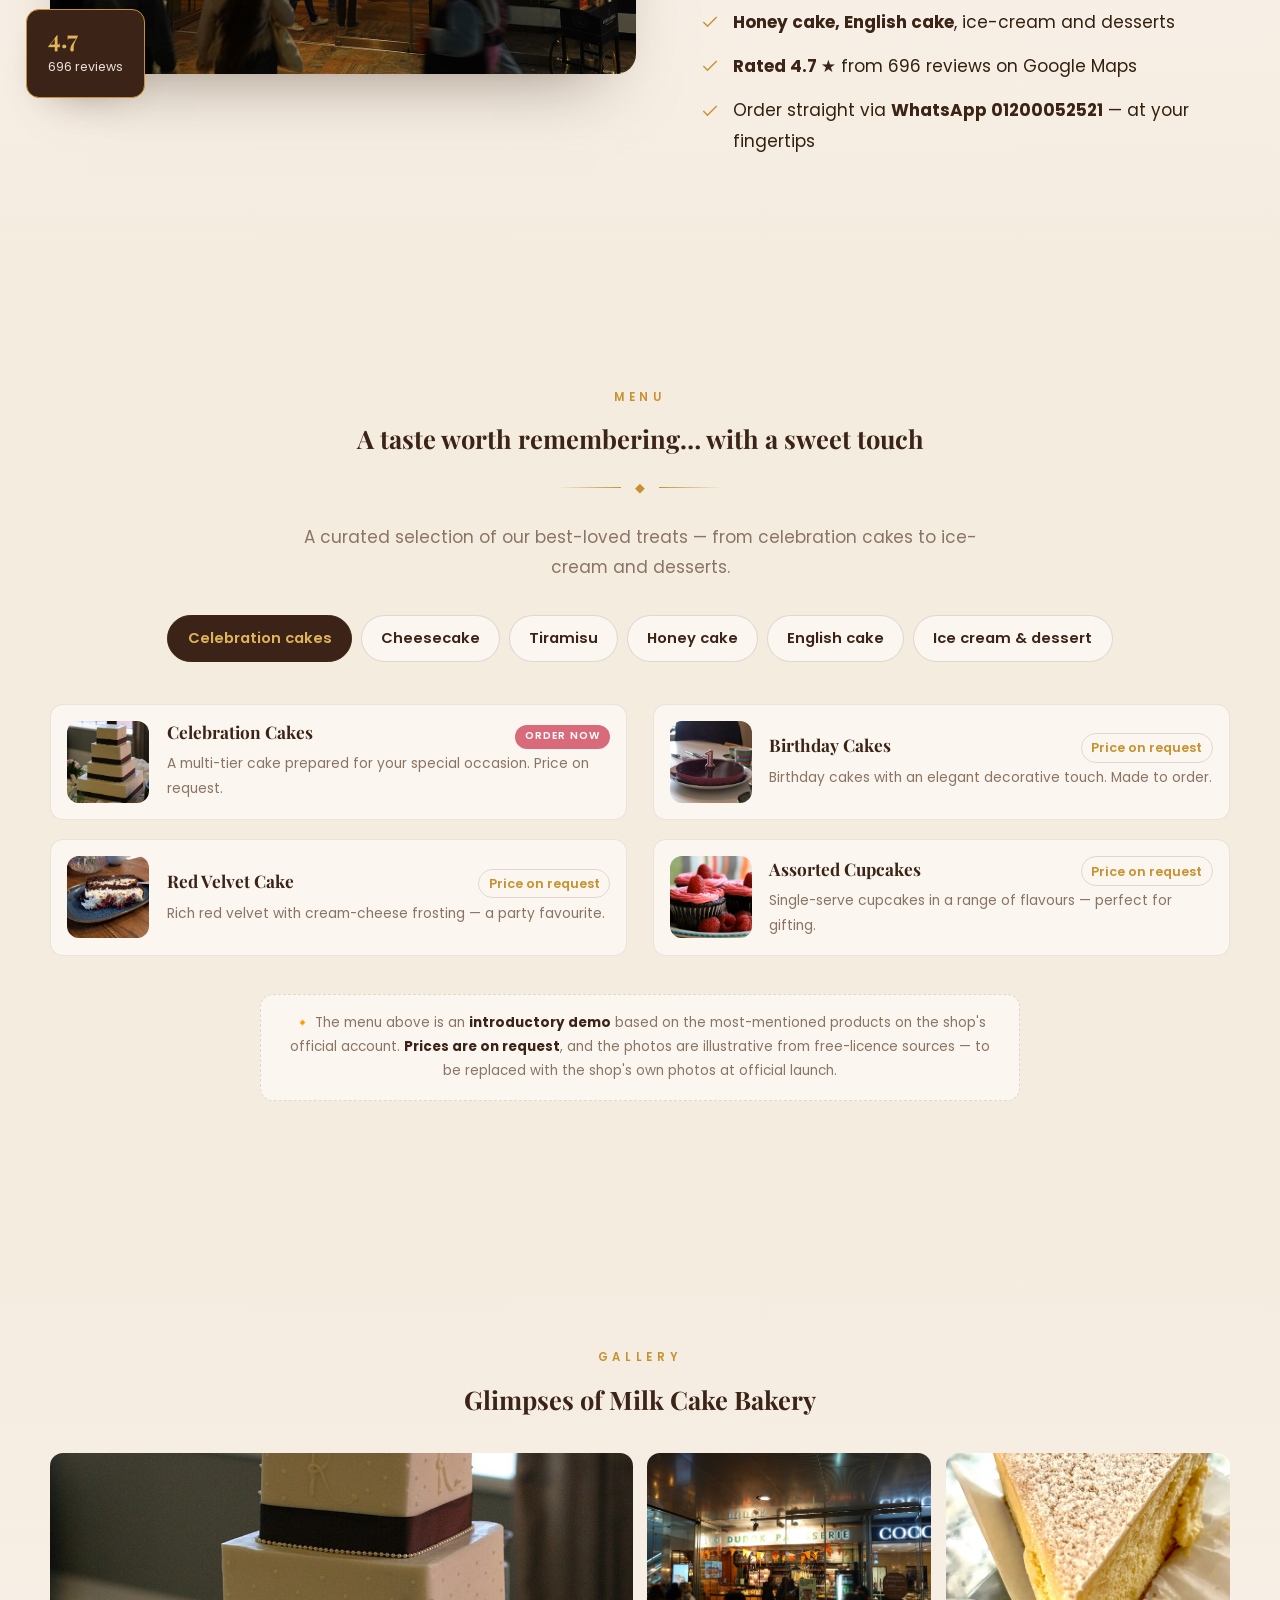
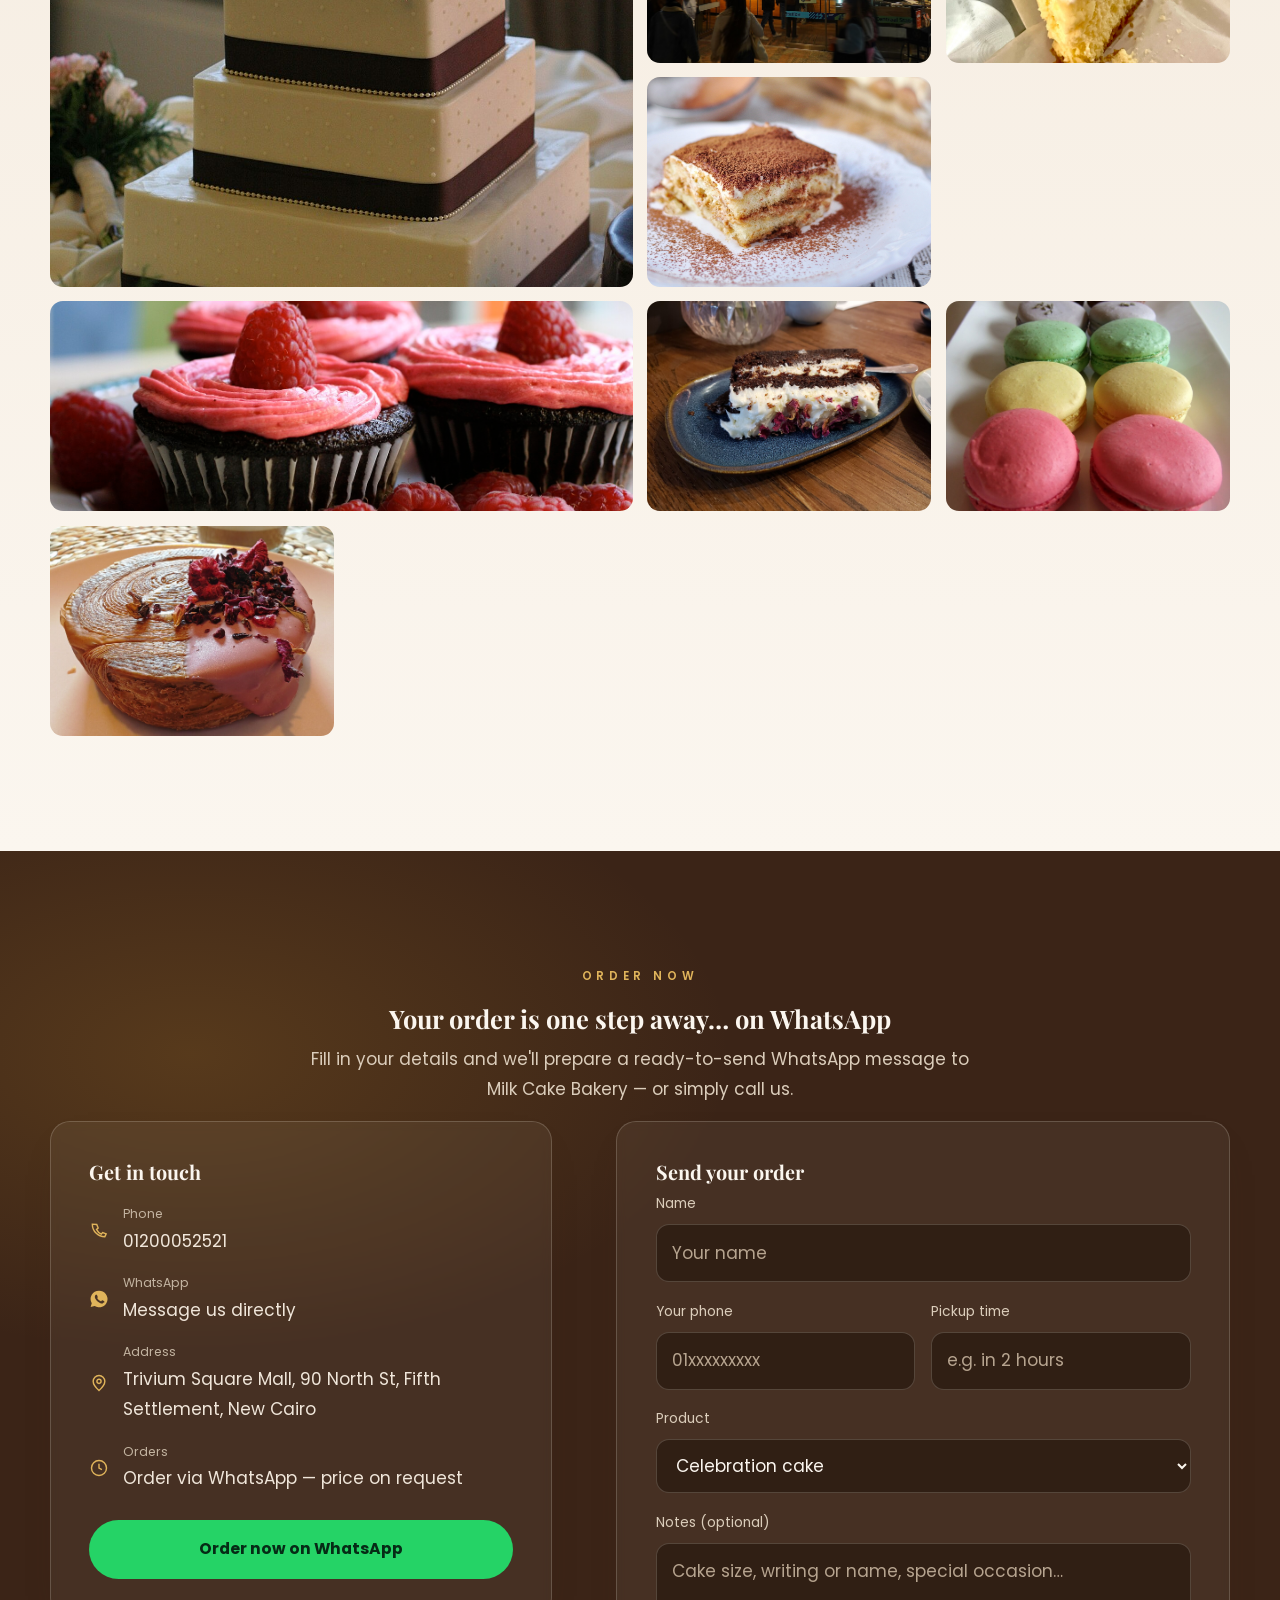
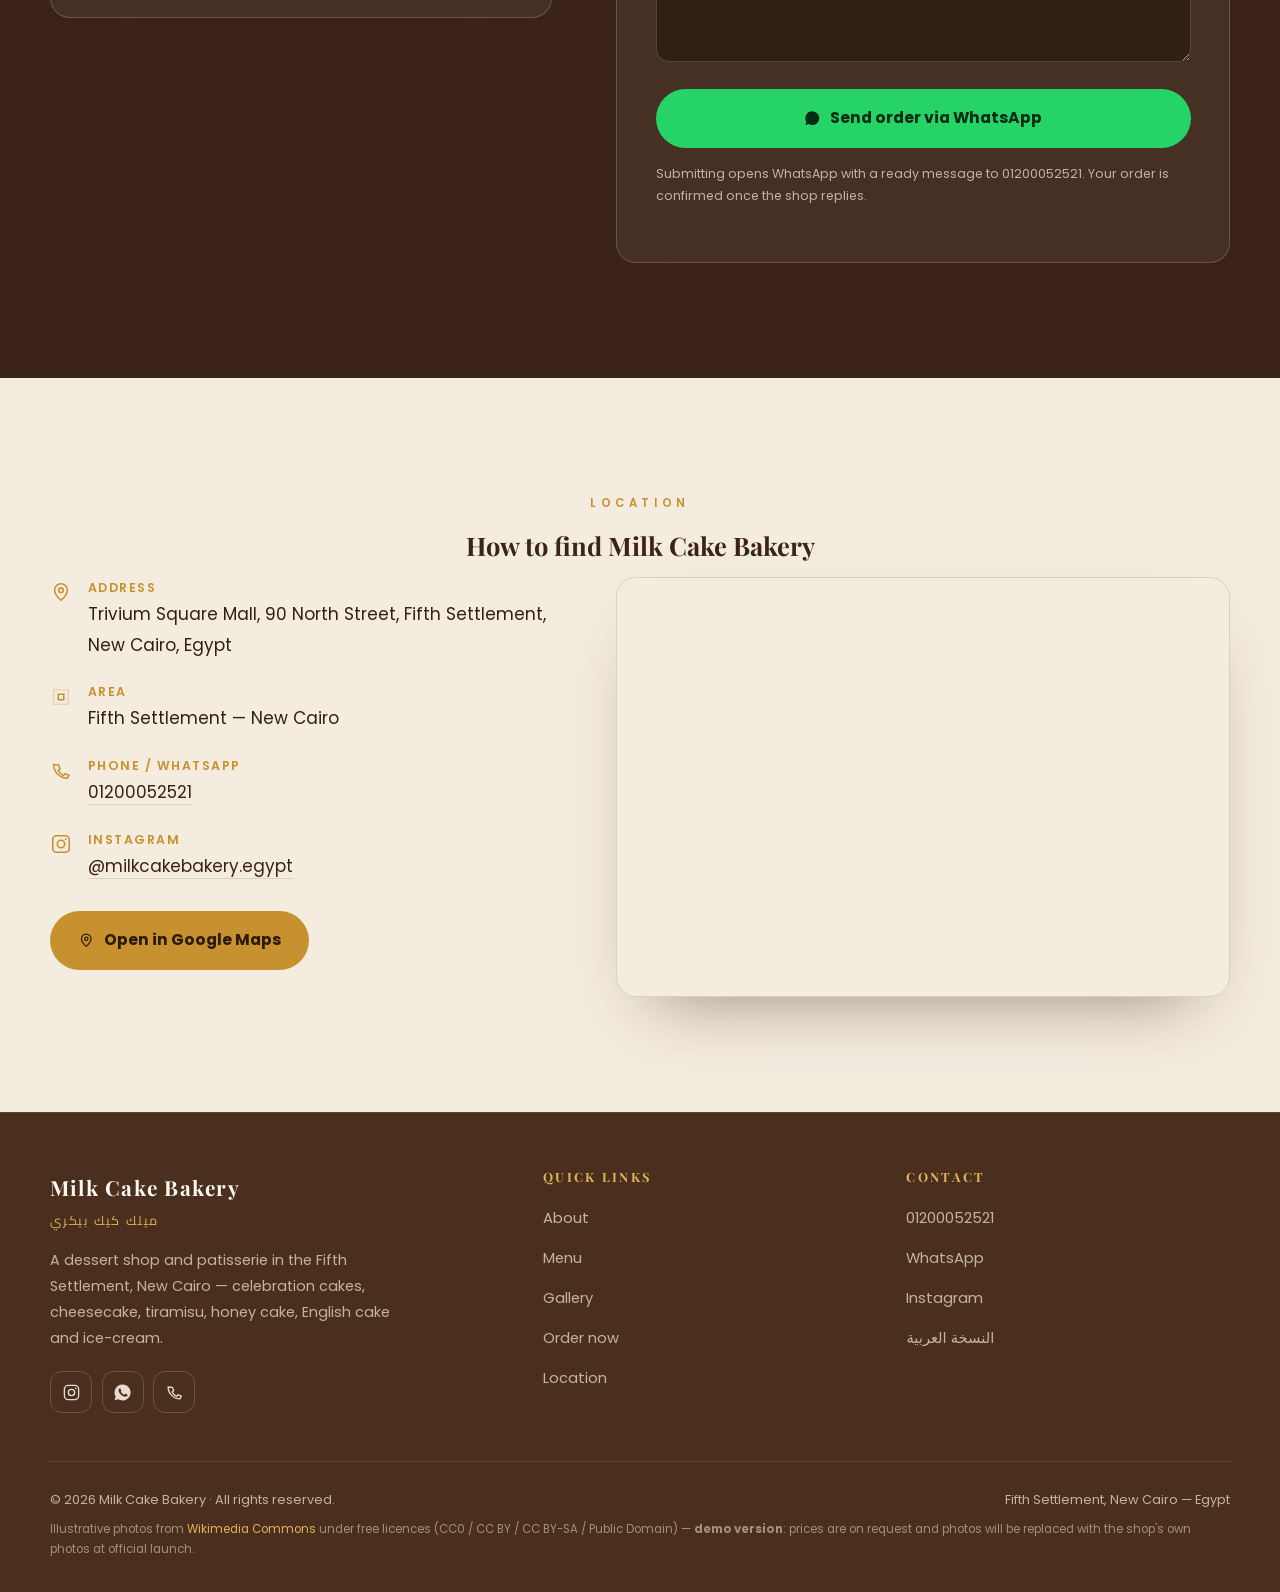
<file: en.html>
<!DOCTYPE html>
<html lang="en" dir="ltr">
<head>
<meta charset="UTF-8">
<meta name="viewport" content="width=device-width, initial-scale=1">
<title>Milk Cake Bakery | Cakes, Cheesecake & Desserts in New Cairo</title>
<meta name="description" content="Milk Cake Bakery — a dessert shop and patisserie in the Fifth Settlement, New Cairo: celebration cakes, cheesecake, tiramisu, honey cake, English cake and ice-cream. Rated 4.7 from 696 Google reviews. Order now on WhatsApp.">
<meta name="theme-color" content="#3B2417">
<link rel="canonical" href="https://monstorjohan-png.github.io/milk-cake-bakery/en.html">
<link rel="alternate" hreflang="ar" href="https://monstorjohan-png.github.io/milk-cake-bakery/">
<link rel="icon" href="assets/img/logo.svg" type="image/svg+xml">

<meta property="og:type" content="business.business">
<meta property="og:title" content="Milk Cake Bakery | Cakes, Cheesecake & Desserts in New Cairo">
<meta property="og:description" content="Celebration cakes, cheesecake, tiramisu, honey cake, English cake and ice-cream in the Fifth Settlement, New Cairo. Rated 4.7 ★ from 696 Google reviews.">
<meta property="og:image" content="https://monstorjohan-png.github.io/milk-cake-bakery/assets/img/wedding-cake.jpg">
<meta property="og:url" content="https://monstorjohan-png.github.io/milk-cake-bakery/en.html">
<meta property="og:locale" content="en_US">
<meta property="og:site_name" content="Milk Cake Bakery">

<link rel="preconnect" href="https://fonts.googleapis.com">
<link rel="preconnect" href="https://fonts.gstatic.com" crossorigin>
<link href="https://fonts.googleapis.com/css2?family=Cairo:wght@400;600;700;800&family=Tajawal:wght@300;400;500;700&family=Playfair+Display:wght@500;600;700&family=Poppins:wght@300;400;500;600&display=swap" rel="stylesheet">
<link rel="stylesheet" href="assets/css/style.css">

<script type="application/ld+json">
{
  "@context": "https://schema.org",
  "@type": ["LocalBusiness", "Bakery"],
  "name": "Milk Cake Bakery",
  "alternateName": "ميلك كيك بيكري",
  "description": "A dessert shop and patisserie in the Fifth Settlement, New Cairo: celebration cakes, cheesecake, tiramisu, honey cake, English cake, ice-cream and desserts.",
  "image": "https://monstorjohan-png.github.io/milk-cake-bakery/assets/img/wedding-cake.jpg",
  "url": "https://monstorjohan-png.github.io/milk-cake-bakery/en.html",
  "telephone": "+201200052521",
  "servesCuisine": "Desserts",
  "priceRange": "Price on request",
  "address": {
    "@type": "PostalAddress",
    "streetAddress": "Trivium Square Mall, 90 North Street",
    "addressLocality": "Fifth Settlement, New Cairo",
    "addressRegion": "Cairo Governorate",
    "addressCountry": "EG"
  },
  "aggregateRating": {
    "@type": "AggregateRating",
    "ratingValue": "4.7",
    "reviewCount": "696",
    "bestRating": "5"
  },
  "potentialAction": {
    "@type": "OrderAction",
    "target": "https://wa.me/201200052521"
  },
  "sameAs": [
    "https://www.instagram.com/milkcakebakery.egypt/",
    "https://wa.me/201200052521"
  ]
}
</script>
</head>
<body>

<header class="site-header" id="top">
  <div class="wrap header-inner">
    <a class="brand" href="#top">
      <img src="assets/img/logo.svg" alt="Milk Cake Bakery logo" width="42" height="42">
      <span class="brand__meta"><b>Milk Cake Bakery</b><small>ميلك كيك بيكري</small></span>
    </a>
    <nav class="nav" id="nav" aria-label="Main navigation">
      <a href="#about">About</a>
      <a href="#menu">Menu</a>
      <a href="#gallery">Gallery</a>
      <a href="#order">Order</a>
      <a href="#location">Location</a>
      <a href="#contact">Contact</a>
    </nav>
    <div class="header-cta">
      <a class="lang-switch" href="index.html">ع<span class="sr-only"> — العربية</span></a>
      <a class="btn btn--sm btn--wa" href="https://wa.me/201200052521?text=Hello%2C%20I%27d%20like%20to%20order%20a%20cake%20%F0%9F%8E%82" target="_blank" rel="noopener">Order now</a>
      <button class="nav-toggle" id="navToggle" aria-label="Open menu" aria-expanded="false" aria-controls="nav"><span></span></button>
    </div>
  </div>
</header>

<main id="main">
<!-- ============ HERO ============ -->
<section class="hero">
  <div class="hero__bg" role="img" aria-label="An elegant celebration cake from Milk Cake Bakery"></div>
  <div class="hero__veil"></div>
  <div class="wrap">
    <div class="hero__rating reveal">
      <b>4.7</b>
      <span class="stars" aria-hidden="true">★★★★★</span>
      <small>696 Google reviews</small>
    </div>
    <h1 class="hero__name reveal"><span>Trivium Square · New Cairo</span>Milk Cake Bakery</h1>
    <p class="hero__tag reveal">Cakes, cheesecake and desserts with a premium touch — in the Fifth Settlement, New Cairo.</p>
    <div class="hero__actions reveal">
      <a class="btn btn--wa" href="https://wa.me/201200052521?text=Hello%2C%20I%27d%20like%20to%20order%20a%20cake%20%F0%9F%8E%82" target="_blank" rel="noopener">
        <svg viewBox="0 0 24 24" fill="currentColor"><path d="M12 2a10 10 0 0 0-8.7 15l-1.3 4.7 4.8-1.3A10 10 0 1 0 12 2Zm5.5 14.2c-.2.6-1.2 1.2-1.7 1.2-.4 0-1 .1-3.2-.9-2.7-1.2-4.4-4-4.5-4.2-.1-.2-1.1-1.5-1.1-2.8s.7-2 .9-2.2c.2-.3.5-.3.7-.3h.5c.2 0 .4 0 .6.5l.8 2c.1.2.1.4 0 .5l-.4.5c-.1.2-.3.3-.1.6.2.3.8 1.3 1.7 2.1 1.2 1 2.1 1.3 2.4 1.5.3.1.4.1.6-.1l.7-.9c.2-.2.4-.2.6-.1l1.9.9c.5.2.5.4.5.6s0 .9-.2 1.5Z"/></svg>
        Order on WhatsApp
      </a>
      <a class="btn btn--ghost btn--cream" href="tel:+201200052521">
        <svg viewBox="0 0 24 24" fill="none" stroke="currentColor" stroke-width="1.7"><path d="M4 5c0 8.3 6.7 15 15 15l1.6-3.3-4.2-1.7-1.7 2a11.6 11.6 0 0 1-5.7-5.7l2-1.7L9.3 5.4Z"/></svg>
        Call · 01200052521
      </a>
      <a class="btn btn--ghost btn--cream" href="#menu">View menu</a>
    </div>
  </div>
  <div class="scroll-hint" aria-hidden="true"><span>Discover</span><i></i></div>
</section>

<!-- ============ STATS ============ -->
<section class="stats" aria-label="Quick facts">
  <div class="wrap stats__grid">
    <div class="stat reveal"><b>4.7 ★</b><span>Google Maps rating</span></div>
    <div class="stat reveal"><b>696</b><span>guest reviews</span></div>
    <div class="stat reveal"><b>Fifth Settlement</b><span>Trivium Square Mall, New Cairo</span></div>
    <div class="stat reveal"><b>Fresh cakes</b><span>made to your order</span></div>
  </div>
</section>

<!-- ============ ABOUT ============ -->
<section class="section about" id="about">
  <div class="wrap about__grid">
    <div class="about__media reveal">
      <img src="assets/img/bakery-interior.jpg" alt="Interior of an elegant dessert shop" loading="lazy">
      <div class="badge2">TRIVIUM SQUARE · NEW CAIRO</div>
      <div class="badge"><b>4.7</b><span>696 reviews</span></div>
    </div>
    <div class="reveal">
      <p class="eyebrow">About</p>
      <h2>Premium desserts, crafted with care in New Cairo</h2>
      <p class="lead">At <b>Trivium Square Mall</b> on 90 North Street in New Cairo, <b>Milk Cake Bakery</b> serves a wide range of cakes, cheesecake and desserts with a premium touch. The perfect destination for celebration cakes, a coffee break, or simply a sweet treat you deserve.</p>
      <ul class="feature-list">
        <li><svg viewBox="0 0 24 24" fill="none" stroke="currentColor" stroke-width="1.7"><path d="M20 6 9 17l-5-5"/></svg><span><b>Celebration &amp; party cakes</b> made to your taste and occasion</span></li>
        <li><svg viewBox="0 0 24 24" fill="none" stroke="currentColor" stroke-width="1.7"><path d="M20 6 9 17l-5-5"/></svg><span><b>Cheesecake &amp; tiramisu</b> — classic and delicious</span></li>
        <li><svg viewBox="0 0 24 24" fill="none" stroke="currentColor" stroke-width="1.7"><path d="M20 6 9 17l-5-5"/></svg><span><b>Honey cake, English cake</b>, ice-cream and desserts</span></li>
        <li><svg viewBox="0 0 24 24" fill="none" stroke="currentColor" stroke-width="1.7"><path d="M20 6 9 17l-5-5"/></svg><span><b>Rated 4.7 ★</b> from 696 reviews on Google Maps</span></li>
        <li><svg viewBox="0 0 24 24" fill="none" stroke="currentColor" stroke-width="1.7"><path d="M20 6 9 17l-5-5"/></svg><span>Order straight via <b>WhatsApp 01200052521</b> — at your fingertips</span></li>
      </ul>
    </div>
  </div>
</section>

<!-- ============ MENU ============ -->
<section class="section menu" id="menu">
  <div class="wrap">
    <div class="center reveal">
      <p class="eyebrow">Menu</p>
      <h2>A taste worth remembering… with a sweet touch</h2>
      <div class="rule" aria-hidden="true"><span>◆</span></div>
      <p class="lead center">A curated selection of our best-loved treats — from celebration cakes to ice-cream and desserts.</p>
    </div>

    <div class="menu__tabs" role="tablist" aria-label="Menu sections">
      <button role="tab" aria-selected="true" data-tab="celebration">Celebration cakes</button>
      <button role="tab" aria-selected="false" data-tab="cheesecake">Cheesecake</button>
      <button role="tab" aria-selected="false" data-tab="tiramisu">Tiramisu</button>
      <button role="tab" aria-selected="false" data-tab="honey">Honey cake</button>
      <button role="tab" aria-selected="false" data-tab="english">English cake</button>
      <button role="tab" aria-selected="false" data-tab="dessert">Ice cream &amp; dessert</button>
    </div>

    <!-- Celebration cakes -->
    <div class="menu__panel is-active" id="panel-celebration" role="tabpanel">
      <div class="dish-grid">
        <article class="dish"><img src="assets/img/wedding-cake.jpg" alt="Tiered celebration cake" loading="lazy"><div class="dish__body"><div class="dish__top"><h3>Celebration Cakes</h3><span class="dish__tag">Order now</span></div><p>A multi-tier cake prepared for your special occasion. Price on request.</p></div></article>
        <article class="dish"><img src="assets/img/birthday-cake.jpg" alt="Decorated birthday cake" loading="lazy"><div class="dish__body"><div class="dish__top"><h3>Birthday Cakes</h3><span class="dish__price">Price on request</span></div><p>Birthday cakes with an elegant decorative touch. Made to order.</p></div></article>
        <article class="dish"><img src="assets/img/red-velvet-cake.jpg" alt="Red velvet cake with cream" loading="lazy"><div class="dish__body"><div class="dish__top"><h3>Red Velvet Cake</h3><span class="dish__price">Price on request</span></div><p>Rich red velvet with cream-cheese frosting — a party favourite.</p></div></article>
        <article class="dish"><img src="assets/img/cupcakes.jpg" alt="Assorted frosted cupcakes" loading="lazy"><div class="dish__body"><div class="dish__top"><h3>Assorted Cupcakes</h3><span class="dish__price">Price on request</span></div><p>Single-serve cupcakes in a range of flavours — perfect for gifting.</p></div></article>
      </div>
    </div>

    <!-- Cheesecake -->
    <div class="menu__panel" id="panel-cheesecake" role="tabpanel">
      <div class="dish-grid">
        <article class="dish"><img src="assets/img/cheesecake.jpg" alt="Slice of classic cheesecake" loading="lazy"><div class="dish__body"><div class="dish__top"><h3>Classic Cheesecake</h3><span class="dish__price">Price on request</span></div><p>Creamy classic cheesecake on a crisp biscuit base.</p></div></article>
        <article class="dish"><img src="assets/img/strawberry-cake.jpg" alt="Cheesecake with fresh strawberries" loading="lazy"><div class="dish__body"><div class="dish__top"><h3>Strawberry Cheesecake</h3><span class="dish__price">Price on request</span></div><p>Cheesecake topped with fresh, refreshing strawberries.</p></div></article>
        <article class="dish"><img src="assets/img/berry-cake.jpg" alt="Very Berry cheesecake topped with mixed berries" loading="lazy"><div class="dish__body"><div class="dish__top"><h3>Very Berry Cheesecake</h3><span class="dish__tag">Signature</span></div><p>Mixed-berry cake with a distinctive berry flavour.</p></div></article>
      </div>
    </div>

    <!-- Tiramisu -->
    <div class="menu__panel" id="panel-tiramisu" role="tabpanel">
      <div class="dish-grid">
        <article class="dish"><img src="assets/img/tiramisu.jpg" alt="Classic Italian tiramisu with cocoa" loading="lazy"><div class="dish__body"><div class="dish__top"><h3>Classic Tiramisu</h3><span class="dish__price">Price on request</span></div><p>Authentic Italian tiramisu with layers of coffee-soaked sponge and cocoa.</p></div></article>
        <article class="dish"><img src="assets/img/macarons.jpg" alt="Colourful French macarons" loading="lazy"><div class="dish__body"><div class="dish__top"><h3>French Macarons</h3><span class="dish__price">Price on request</span></div><p>Crisp on the outside, soft within — a perfect little gift.</p></div></article>
        <article class="dish"><img src="assets/img/latte.jpg" alt="Milk latte served with desserts" loading="lazy"><div class="dish__body"><div class="dish__top"><h3>Latte with Tiramisu</h3><span class="dish__price">Price on request</span></div><p>A warm milk latte that completes the tiramisu experience.</p></div></article>
      </div>
    </div>

    <!-- Honey cake -->
    <div class="menu__panel" id="panel-honey" role="tabpanel">
      <div class="dish-grid">
        <article class="dish"><img src="assets/img/honey-cake.jpg" alt="Layered medovik honey cake" loading="lazy"><div class="dish__body"><div class="dish__top"><h3>Honey Cake (Medovik)</h3><span class="dish__tag">Signature</span></div><p>Thin honey layers with a honeyed cream filling — a distinctive flavour.</p></div></article>
        <article class="dish"><img src="assets/img/cake-slice.jpg" alt="A slice of layered cream cake" loading="lazy"><div class="dish__body"><div class="dish__top"><h3>Honey Cake Slice</h3><span class="dish__price">Price on request</span></div><p>A handy single slice for those who like honey cake in a smaller size.</p></div></article>
      </div>
    </div>

    <!-- English cake -->
    <div class="menu__panel" id="panel-english" role="tabpanel">
      <div class="dish-grid">
        <article class="dish"><img src="assets/img/english-cake.jpg" alt="Butter pound cake loaf" loading="lazy"><div class="dish__body"><div class="dish__top"><h3>Butter English Cake</h3><span class="dish__price">Price on request</span></div><p>Traditional moist pound cake with butter — a simple classic.</p></div></article>
        <article class="dish"><img src="assets/img/chocolate-cake.jpg" alt="Chocolate-covered sponge cake" loading="lazy"><div class="dish__body"><div class="dish__top"><h3>Chocolate English Cake</h3><span class="dish__price">Price on request</span></div><p>English cake with a delicious dark-chocolate finish.</p></div></article>
      </div>
    </div>

    <!-- Ice cream & dessert -->
    <div class="menu__panel" id="panel-dessert" role="tabpanel">
      <div class="dish-grid">
        <article class="dish"><img src="assets/img/ice-cream.jpg" alt="Ice cream sundae with cream and nuts" loading="lazy"><div class="dish__body"><div class="dish__top"><h3>Ice Cream / Sundae</h3><span class="dish__price">Price on request</span></div><p>Cold, creamy ice-cream with your favourite toppings.</p></div></article>
        <article class="dish"><img src="assets/img/pistachio-cake.jpg" alt="Pistachio cake" loading="lazy"><div class="dish__body"><div class="dish__top"><h3>Mistica Pistachio Konafa</h3><span class="dish__tag">Signature</span></div><p>A distinctive pistachio and konafa dessert experience.</p></div></article>
      </div>
    </div>

    <p class="menu-note">🔸 The menu above is an <b>introductory demo</b> based on the most-mentioned products on the shop's official account. <b>Prices are on request</b>, and the photos are illustrative from free-licence sources — to be replaced with the shop's own photos at official launch.</p>
  </div>
</section>

<!-- ============ GALLERY ============ -->
<section class="section gallery" id="gallery">
  <div class="wrap">
    <div class="center reveal">
      <p class="eyebrow">Gallery</p>
      <h2>Glimpses of Milk Cake Bakery</h2>
    </div>
    <div class="gallery__grid reveal">
      <a class="g--w2 g--h2" href="assets/img/wedding-cake.jpg" target="_blank" rel="noopener"><img src="assets/img/wedding-cake.jpg" alt="Tiered celebration cake" loading="lazy"></a>
      <a href="assets/img/bakery-interior.jpg" target="_blank" rel="noopener"><img src="assets/img/bakery-interior.jpg" alt="Interior of the dessert shop" loading="lazy"></a>
      <a href="assets/img/cheesecake.jpg" target="_blank" rel="noopener"><img src="assets/img/cheesecake.jpg" alt="Slice of cheesecake" loading="lazy"></a>
      <a href="assets/img/tiramisu.jpg" target="_blank" rel="noopener"><img src="assets/img/tiramisu.jpg" alt="Tiramisu with cocoa" loading="lazy"></a>
      <a class="g--w2" href="assets/img/cupcakes.jpg" target="_blank" rel="noopener"><img src="assets/img/cupcakes.jpg" alt="Assorted cupcakes" loading="lazy"></a>
      <a href="assets/img/red-velvet-cake.jpg" target="_blank" rel="noopener"><img src="assets/img/red-velvet-cake.jpg" alt="Red velvet cake" loading="lazy"></a>
      <a href="assets/img/macarons.jpg" target="_blank" rel="noopener"><img src="assets/img/macarons.jpg" alt="Colourful French macarons" loading="lazy"></a>
      <a href="assets/img/croissant.jpg" target="_blank" rel="noopener"><img src="assets/img/croissant.jpg" alt="Fresh pastries" loading="lazy"></a>
    </div>
  </div>
</section>

<!-- ============ ORDER ============ -->
<section class="section order" id="order">
  <div class="wrap">
    <div class="center reveal">
      <p class="eyebrow">Order now</p>
      <h2>Your order is one step away… on WhatsApp</h2>
      <p class="lead center">Fill in your details and we'll prepare a ready-to-send WhatsApp message to Milk Cake Bakery — or simply call us.</p>
    </div>

    <div class="order__grid">
      <div class="card reveal">
        <h3>Get in touch</h3>
        <div class="contact-lines">
          <a href="tel:+201200052521">
            <svg viewBox="0 0 24 24" fill="none" stroke="currentColor" stroke-width="1.7"><path d="M4 5c0 8.3 6.7 15 15 15l1.6-3.3-4.2-1.7-1.7 2a11.6 11.6 0 0 1-5.7-5.7l2-1.7L9.3 5.4Z"/></svg>
            <span><small>Phone</small>01200052521</span>
          </a>
          <a href="https://wa.me/201200052521" target="_blank" rel="noopener">
            <svg viewBox="0 0 24 24" fill="currentColor"><path d="M12 2a10 10 0 0 0-8.7 15l-1.3 4.7 4.8-1.3A10 10 0 1 0 12 2Zm5.5 14.2c-.2.6-1.2 1.2-1.7 1.2-.4 0-1 .1-3.2-.9-2.7-1.2-4.4-4-4.5-4.2-.1-.2-1.1-1.5-1.1-2.8s.7-2 .9-2.2c.2-.3.5-.3.7-.3h.5c.2 0 .4 0 .6.5l.8 2c.1.2.1.4 0 .5l-.4.5c-.1.2-.3.3-.1.6.2.3.8 1.3 1.7 2.1 1.2 1 2.1 1.3 2.4 1.5.3.1.4.1.6-.1l.7-.9c.2-.2.4-.2.6-.1l1.9.9c.5.2.5.4.5.6s0 .9-.2 1.5Z"/></svg>
            <span><small>WhatsApp</small>Message us directly</span>
          </a>
          <div>
            <svg viewBox="0 0 24 24" fill="none" stroke="currentColor" stroke-width="1.7"><path d="M12 21s7-6 7-11a7 7 0 1 0-14 0c0 5 7 11 7 11Z"/><circle cx="12" cy="10" r="2.5"/></svg>
            <span><small>Address</small>Trivium Square Mall, 90 North St, Fifth Settlement, New Cairo</span>
          </div>
          <div>
            <svg viewBox="0 0 24 24" fill="none" stroke="currentColor" stroke-width="1.7"><circle cx="12" cy="12" r="9"/><path d="M12 7v5l3.5 2"/></svg>
            <span><small>Orders</small>Order via WhatsApp — price on request</span>
          </div>
        </div>
        <a class="btn btn--wa" style="margin-top:1.6rem;width:100%" href="https://wa.me/201200052521?text=Hello%2C%20I%27d%20like%20to%20order%20a%20cake%20%F0%9F%8E%82" target="_blank" rel="noopener">Order now on WhatsApp</a>
      </div>

      <form class="card reveal" id="orderForm" novalidate>
        <h3>Send your order</h3>
        <div class="field">
          <label for="oName">Name</label>
          <input id="oName" name="name" type="text" placeholder="Your name" required>
        </div>
        <div class="field field--row">
          <div>
            <label for="oPhone">Your phone</label>
            <input id="oPhone" name="phone" type="tel" inputmode="tel" placeholder="01xxxxxxxxx">
          </div>
          <div>
            <label for="oWhen">Pickup time</label>
            <input id="oWhen" name="when" type="text" placeholder="e.g. in 2 hours">
          </div>
        </div>
        <div class="field">
          <label for="oProduct">Product</label>
          <select id="oProduct" name="product">
            <option>Celebration cake</option>
            <option>Birthday cake</option>
            <option>Cheesecake</option>
            <option>Tiramisu</option>
            <option>Honey cake</option>
            <option>English cake</option>
            <option>Ice cream / dessert</option>
            <option>Another custom order</option>
          </select>
        </div>
        <div class="field">
          <label for="oNotes">Notes (optional)</label>
          <textarea id="oNotes" name="notes" rows="3" placeholder="Cake size, writing or name, special occasion…"></textarea>
        </div>
        <button class="btn btn--wa" type="submit" style="width:100%">
          <svg viewBox="0 0 24 24" fill="currentColor"><path d="M12 2a10 10 0 0 0-8.7 15l-1.3 4.7 4.8-1.3A10 10 0 1 0 12 2Z"/></svg>
          Send order via WhatsApp
        </button>
        <p class="hint">Submitting opens WhatsApp with a ready message to 01200052521. Your order is confirmed once the shop replies.</p>
      </form>
    </div>
  </div>
</section>

<!-- ============ LOCATION ============ -->
<section class="section location" id="location">
  <div class="wrap">
    <div class="center reveal">
      <p class="eyebrow">Location</p>
      <h2>How to find Milk Cake Bakery</h2>
    </div>
    <div class="order__grid" style="align-items:stretch">
      <div class="reveal">
        <ul class="info-list">
          <li>
            <svg viewBox="0 0 24 24" fill="none" stroke="currentColor" stroke-width="1.7"><path d="M12 21s7-6 7-11a7 7 0 1 0-14 0c0 5 7 11 7 11Z"/><circle cx="12" cy="10" r="2.5"/></svg>
            <div><b>Address</b><span>Trivium Square Mall, 90 North Street, Fifth Settlement, New Cairo, Egypt</span></div>
          </li>
          <li>
            <svg viewBox="0 0 24 24" fill="none" stroke="currentColor" stroke-width="1.7"><path d="M4 4h16v16H4z" opacity=".25"/><path d="M9 9h6v6H9z"/></svg>
            <div><b>Area</b><span>Fifth Settlement — New Cairo</span></div>
          </li>
          <li>
            <svg viewBox="0 0 24 24" fill="none" stroke="currentColor" stroke-width="1.7"><path d="M4 5c0 8.3 6.7 15 15 15l1.6-3.3-4.2-1.7-1.7 2a11.6 11.6 0 0 1-5.7-5.7l2-1.7L9.3 5.4Z"/></svg>
            <div><b>Phone / WhatsApp</b><span><a href="tel:+201200052521">01200052521</a></span></div>
          </li>
          <li>
            <svg viewBox="0 0 24 24" fill="none" stroke="currentColor" stroke-width="1.7"><rect x="3" y="3" width="18" height="18" rx="4"/><circle cx="12" cy="12" r="4"/><circle cx="17.2" cy="6.8" r="1" fill="currentColor" stroke="none"/></svg>
            <div><b>Instagram</b><span><a href="https://www.instagram.com/milkcakebakery.egypt/" target="_blank" rel="noopener">@milkcakebakery.egypt</a></span></div>
          </li>
        </ul>
        <a class="btn" style="margin-top:1.8rem" href="https://www.google.com/maps/search/?api=1&amp;query=Trivium+Square+Mall+90+North+Street+New+Cairo" target="_blank" rel="noopener">
          <svg viewBox="0 0 24 24" fill="none" stroke="currentColor" stroke-width="1.7"><path d="M12 21s7-6 7-11a7 7 0 1 0-14 0c0 5 7 11 7 11Z"/><circle cx="12" cy="10" r="2.5"/></svg>
          Open in Google Maps
        </a>
      </div>
      <div class="map-frame reveal">
        <iframe title="Milk Cake Bakery location map" src="https://www.google.com/maps?q=Trivium%20Square%20Mall%2C%2090%20North%20Street%2C%20New%20Cairo&amp;output=embed&amp;hl=en" loading="lazy" referrerpolicy="no-referrer-when-downgrade"></iframe>
      </div>
    </div>
  </div>
</section>

</main>

<footer class="site-footer" id="contact">
  <div class="wrap footer-grid">
    <div class="footer-brand">
      <b>Milk Cake Bakery</b>
      <span class="ar">ميلك كيك بيكري</span>
      <p>A dessert shop and patisserie in the Fifth Settlement, New Cairo — celebration cakes, cheesecake, tiramisu, honey cake, English cake and ice-cream.</p>
      <div class="social">
        <a href="https://www.instagram.com/milkcakebakery.egypt/" target="_blank" rel="noopener" aria-label="Instagram">
          <svg viewBox="0 0 24 24" fill="none" stroke="currentColor" stroke-width="1.7"><rect x="3" y="3" width="18" height="18" rx="5"/><circle cx="12" cy="12" r="4"/><circle cx="17.2" cy="6.8" r="1" fill="currentColor" stroke="none"/></svg>
        </a>
        <a href="https://wa.me/201200052521" target="_blank" rel="noopener" aria-label="WhatsApp">
          <svg viewBox="0 0 24 24" fill="currentColor"><path d="M12 2a10 10 0 0 0-8.7 15l-1.3 4.7 4.8-1.3A10 10 0 1 0 12 2Zm5.5 14.2c-.2.6-1.2 1.2-1.7 1.2-.4 0-1 .1-3.2-.9-2.7-1.2-4.4-4-4.5-4.2-.1-.2-1.1-1.5-1.1-2.8s.7-2 .9-2.2c.2-.3.5-.3.7-.3h.5c.2 0 .4 0 .6.5l.8 2c.1.2.1.4 0 .5l-.4.5c-.1.2-.3.3-.1.6.2.3.8 1.3 1.7 2.1 1.2 1 2.1 1.3 2.4 1.5.3.1.4.1.6-.1l.7-.9c.2-.2.4-.2.6-.1l1.9.9c.5.2.5.4.5.6s0 .9-.2 1.5Z"/></svg>
        </a>
        <a href="tel:+201200052521" aria-label="Phone call">
          <svg viewBox="0 0 24 24" fill="none" stroke="currentColor" stroke-width="1.7"><path d="M4 5c0 8.3 6.7 15 15 15l1.6-3.3-4.2-1.7-1.7 2a11.6 11.6 0 0 1-5.7-5.7l2-1.7L9.3 5.4Z"/></svg>
        </a>
      </div>
    </div>
    <div class="footer-col">
      <h3>Quick links</h3>
      <ul>
        <li><a href="#about">About</a></li>
        <li><a href="#menu">Menu</a></li>
        <li><a href="#gallery">Gallery</a></li>
        <li><a href="#order">Order now</a></li>
        <li><a href="#location">Location</a></li>
      </ul>
    </div>
    <div class="footer-col">
      <h3>Contact</h3>
      <ul>
        <li><a href="tel:+201200052521">01200052521</a></li>
        <li><a href="https://wa.me/201200052521" target="_blank" rel="noopener">WhatsApp</a></li>
        <li><a href="https://www.instagram.com/milkcakebakery.egypt/" target="_blank" rel="noopener">Instagram</a></li>
        <li><a href="index.html">النسخة العربية</a></li>
      </ul>
    </div>
  </div>
  <div class="wrap footer-bottom">
    <span>© <span id="year">2026</span> Milk Cake Bakery · All rights reserved.</span>
    <span>Fifth Settlement, New Cairo — Egypt</span>
  </div>
  <div class="wrap credits">
    Illustrative photos from <a href="https://commons.wikimedia.org/" target="_blank" rel="noopener">Wikimedia Commons</a> under free licences (CC0 / CC BY / CC BY-SA / Public Domain) — <b>demo version</b>: prices are on request and photos will be replaced with the shop's own photos at official launch.
  </div>
</footer>

<div class="float">
  <a class="top" id="toTop" href="#top" aria-label="Back to top">
    <svg viewBox="0 0 24 24" fill="none" stroke="currentColor" stroke-width="1.9"><path d="M12 19V5M6 11l6-6 6 6"/></svg>
  </a>
  <a class="wa" href="https://wa.me/201200052521?text=Hello%2C%20I%27d%20like%20to%20order%20a%20cake%20%F0%9F%8E%82" target="_blank" rel="noopener" aria-label="WhatsApp — Order now">
    <svg viewBox="0 0 24 24" fill="currentColor"><path d="M12 2a10 10 0 0 0-8.7 15l-1.3 4.7 4.8-1.3A10 10 0 1 0 12 2Zm5.5 14.2c-.2.6-1.2 1.2-1.7 1.2-.4 0-1 .1-3.2-.9-2.7-1.2-4.4-4-4.5-4.2-.1-.2-1.1-1.5-1.1-2.8s.7-2 .9-2.2c.2-.3.5-.3.7-.3h.5c.2 0 .4 0 .6.5l.8 2c.1.2.1.4 0 .5l-.4.5c-.1.2-.3.3-.1.6.2.3.8 1.3 1.7 2.1 1.2 1 2.1 1.3 2.4 1.5.3.1.4.1.6-.1l.7-.9c.2-.2.4-.2.6-.1l1.9.9c.5.2.5.4.5.6s0 .9-.2 1.5Z"/></svg>
  </a>
</div>

<script src="assets/js/main.js"></script>
</body>
</html>
</file>
<file: assets/css/style.css>
/* ==========================================================================
   Milk Cake Bakery — ميلك كيك بيكري | New Cairo (Fifth Settlement)
   Design system + components. RTL & LTR aware (uses html[dir]).
   Warm patisserie palette: cream / dark chocolate / caramel-gold / strawberry.
   ========================================================================== */

:root{
  --cream:#FBF6EF;
  --cream-2:#F5ECE0;
  --cream-3:#EFE3D4;
  --choc:#3B2417;
  --choc-2:#4A2E1E;
  --choc-3:#5C3B27;
  --gold:#C8912F;
  --gold-2:#E0B45B;
  --gold-soft:rgba(200,145,47,.14);
  --pink:#D96A7A;
  --pink-2:#E68A97;
  --pink-soft:rgba(217,106,122,.14);
  --ink-text:#33200f;
  --muted:#8A7565;
  --muted-2:#A08C7A;
  --line:rgba(59,36,23,.14);
  --line-soft:rgba(59,36,23,.09);
  --line-cream:rgba(251,246,239,.18);
  --maxw:1180px;
  --radius:20px;
  --radius-s:13px;
  --shadow:0 34px 70px -38px rgba(59,36,23,.55);
  --shadow-s:0 16px 40px -24px rgba(59,36,23,.45);
  --ff-ar-display:'Cairo','Tajawal',system-ui,sans-serif;
  --ff-ar-body:'Tajawal','Cairo',system-ui,sans-serif;
  --ff-en-display:'Playfair Display',Georgia,serif;
  --ff-en-body:'Poppins',system-ui,sans-serif;
}

*,*::before,*::after{box-sizing:border-box}
html{scroll-behavior:smooth;-webkit-text-size-adjust:100%;overflow-x:hidden}
body{
  margin:0;background:var(--cream);color:var(--ink-text);
  line-height:1.8;font-size:17px;overflow-x:hidden;
}
html[lang="ar"] body{font-family:var(--ff-ar-body)}
html[lang="en"] body{font-family:var(--ff-en-body)}
h1,h2,h3,h4{margin:0 0 .4em;line-height:1.2;font-weight:700;color:var(--choc)}
html[lang="ar"] h1,html[lang="ar"] h2,html[lang="ar"] h3,html[lang="ar"] h4{font-family:var(--ff-ar-display)}
html[lang="en"] h1,html[lang="en"] h2,html[lang="en"] h3,html[lang="en"] h4{font-family:var(--ff-en-display);font-weight:700}
p{margin:0 0 1rem}
a{color:inherit;text-decoration:none}
img{max-width:100%;display:block}
ul{margin:0;padding:0;list-style:none}
button{font:inherit;cursor:pointer}
:focus-visible{outline:2px solid var(--gold);outline-offset:3px;border-radius:4px}

.wrap{width:min(100% - 2.5rem,var(--maxw));margin-inline:auto}
.eyebrow{
  font-family:var(--ff-en-body);letter-spacing:.4em;text-transform:uppercase;
  font-size:.72rem;color:var(--gold);font-weight:600;margin:0 0 1rem;
}
.section{padding:clamp(4.5rem,9vw,8rem) 0}
.section--tight{padding:clamp(3rem,6vw,5rem) 0}
.center{text-align:center}
.lead{color:var(--muted);font-size:1.06rem;max-width:62ch}
.center .lead{margin-inline:auto}

/* decorative rule */
.rule{display:flex;align-items:center;gap:.9rem;justify-content:center;margin:1.4rem 0}
.rule::before,.rule::after{content:"";height:1px;width:64px;background:linear-gradient(90deg,transparent,var(--gold))}
.rule::after{background:linear-gradient(90deg,var(--gold),transparent)}
.rule span{color:var(--gold);font-size:.8rem}

/* ---------- Buttons ---------- */
.btn{
  --bg:var(--gold);--fg:#2b1a08;
  display:inline-flex;align-items:center;gap:.6rem;justify-content:center;
  background:var(--bg);color:var(--fg);border:1px solid transparent;
  padding:.9rem 1.7rem;border-radius:100px;font-weight:700;font-size:.98rem;
  transition:transform .25s ease,box-shadow .25s ease,background .25s ease,color .25s ease;
  white-space:nowrap;
}
.btn:hover{transform:translateY(-2px);box-shadow:0 16px 32px -16px rgba(200,145,47,.9)}
.btn--ghost{--bg:transparent;--fg:var(--choc);border-color:var(--line)}
.btn--ghost:hover{border-color:var(--gold);color:var(--gold);box-shadow:none}
.btn--cream{--bg:var(--cream);--fg:var(--choc)}
.btn--wa{--bg:#25D366;--fg:#062b16}
.btn--sm{padding:.62rem 1.15rem;font-size:.9rem}
.btn svg{width:1.05em;height:1.05em;flex:none}

/* ---------- Header ---------- */
.site-header{
  position:fixed;inset-block-start:0;inset-inline:0;z-index:60;
  padding:1.15rem 0;transition:background .35s ease,padding .35s ease,box-shadow .35s ease;
}
.site-header.is-solid{background:rgba(251,246,239,.94);backdrop-filter:blur(14px);padding:.7rem 0;border-block-end:1px solid var(--line-soft);box-shadow:0 10px 30px -26px rgba(59,36,23,.6)}
.header-inner{display:flex;align-items:center;justify-content:space-between;gap:1rem}
.brand{display:flex;align-items:center;gap:.7rem}
.brand img{width:42px;height:42px}
.brand b{font-family:var(--ff-en-display);font-size:1.42rem;letter-spacing:.06em;font-weight:700;line-height:1;color:var(--cream)}
.brand small{display:block;font-family:var(--ff-ar-display);font-size:.72rem;letter-spacing:.16em;color:var(--gold-2);margin-block-start:.18rem}
.site-header.is-solid .brand b{color:var(--choc)}
.site-header.is-solid .brand small{color:var(--gold)}
.brand__meta{display:flex;flex-direction:column}

.nav{display:flex;align-items:center;gap:1.5rem}
.nav a{font-size:.95rem;color:#f0e6da;opacity:.9;position:relative;padding:.2rem 0;font-weight:500}
.nav a::after{content:"";position:absolute;inset-inline-start:0;inset-block-end:-4px;height:2px;width:0;background:var(--gold);transition:width .3s ease;border-radius:2px}
.nav a:hover{opacity:1}
.nav a:hover::after{width:100%}
.site-header.is-solid .nav a{color:var(--choc)}
.header-cta{display:flex;align-items:center;gap:.7rem}
.lang-switch{display:inline-flex;align-items:center;gap:.35rem;font-family:var(--ff-en-body);font-size:.82rem;letter-spacing:.08em;color:#e8ddce;border:1px solid var(--line-cream);border-radius:100px;padding:.45rem .85rem;font-weight:500}
.lang-switch:hover{color:var(--choc);border-color:var(--gold);background:var(--gold-2)}
.site-header.is-solid .lang-switch{color:var(--muted);border-color:var(--line)}
.site-header.is-solid .lang-switch:hover{color:#2b1a08}
.nav-toggle{display:none;background:none;border:1px solid var(--line-cream);color:var(--cream);width:44px;height:44px;border-radius:12px;align-items:center;justify-content:center}
.site-header.is-solid .nav-toggle{color:var(--choc);border-color:var(--line)}
.nav-toggle span{display:block;width:20px;height:2px;background:currentColor;position:relative}
.nav-toggle span::before,.nav-toggle span::after{content:"";position:absolute;inset-inline-start:0;width:20px;height:2px;background:currentColor}
.nav-toggle span::before{top:-6px}.nav-toggle span::after{top:6px}

/* ---------- Hero ---------- */
.hero{position:relative;min-height:100svh;display:flex;align-items:center;overflow:hidden}
.hero__bg{position:absolute;inset:0;background:url("../img/wedding-cake.jpg") center/cover no-repeat;transform:scale(1.05)}
.hero__veil{position:absolute;inset:0;background:
  linear-gradient(180deg,rgba(38,21,9,.74),rgba(38,21,9,.42) 42%,rgba(28,15,6,.9)),
  radial-gradient(1200px 620px at 78% 8%,rgba(200,145,47,.28),transparent 60%)}
.hero .wrap{position:relative;z-index:2;padding-block:7rem 4rem}
.hero__name{font-size:clamp(2.6rem,8.5vw,6.4rem);line-height:.98;letter-spacing:.02em;margin:0;color:var(--cream);font-weight:800}
html[lang="en"] .hero__name{letter-spacing:.03em}
.hero__name span{display:block;font-size:clamp(.95rem,2.3vw,1.35rem);letter-spacing:.42em;color:var(--gold-2);font-family:var(--ff-en-body);font-weight:600;margin-block-end:.9rem;text-transform:uppercase}
.hero__tag{font-size:clamp(1.05rem,2.4vw,1.35rem);color:#f4ebdd;opacity:.95;max-width:40ch;margin-block:1.2rem 2rem}
.hero__actions{display:flex;flex-wrap:wrap;gap:.9rem;align-items:center}
.hero__rating{display:inline-flex;align-items:center;gap:.7rem;background:rgba(38,21,9,.5);border:1px solid var(--line-cream);border-radius:100px;padding:.5rem 1.05rem;font-family:var(--ff-en-body);margin-block-end:1.6rem;backdrop-filter:blur(8px)}
.hero__rating b{color:var(--gold-2);font-size:1.15rem}
.stars{color:var(--gold-2);letter-spacing:.08em}
.hero__rating small{color:#e6dccd;font-size:.82rem}
.scroll-hint{position:absolute;inset-block-end:1.6rem;inset-inline-start:50%;transform:translateX(-50%);z-index:2;color:#d9cbb8;font-size:.72rem;letter-spacing:.3em;text-transform:uppercase;font-family:var(--ff-en-body);display:flex;flex-direction:column;align-items:center;gap:.5rem}
.scroll-hint i{width:1px;height:44px;background:linear-gradient(var(--gold-2),transparent);animation:drop 2s infinite}
@keyframes drop{0%{opacity:0;transform:translateY(-8px)}50%{opacity:1}100%{opacity:0;transform:translateY(10px)}}

/* ---------- Stat strip ---------- */
.stats{border-block:1px solid var(--line-soft);background:var(--choc)}
.stats__grid{display:grid;grid-template-columns:repeat(4,1fr)}
.stat{padding:2.2rem 1.2rem;text-align:center;border-inline-end:1px solid rgba(251,246,239,.12)}
.stat:last-child{border-inline-end:0}
.stat b{display:block;font-family:var(--ff-en-display);font-size:clamp(1.7rem,4vw,2.6rem);color:var(--gold-2);line-height:1}
.stat span{font-size:.82rem;color:#d8c9b7;letter-spacing:.04em}

/* ---------- About ---------- */
.about{background:linear-gradient(180deg,var(--cream),var(--cream-2))}
.about__grid{display:grid;grid-template-columns:1.05fr .95fr;gap:clamp(2rem,5vw,4.5rem);align-items:center}
.about__media{position:relative}
.about__media img{border-radius:var(--radius);box-shadow:var(--shadow)}
.about__media .badge{
  position:absolute;inset-block-end:-24px;inset-inline-start:-24px;background:var(--choc);
  border:1px solid var(--gold);border-radius:var(--radius-s);padding:1rem 1.3rem;box-shadow:var(--shadow-s);
}
.about__media .badge b{display:block;color:var(--gold-2);font-family:var(--ff-en-display);font-size:1.5rem;line-height:1}
.about__media .badge span{font-size:.78rem;color:var(--cream);opacity:.9}
.about__media .badge2{position:absolute;inset-block-start:-20px;inset-inline-end:-20px;background:rgba(251,246,239,.9);border:1px solid var(--line);border-radius:100px;padding:.55rem 1.1rem;font-family:var(--ff-en-body);letter-spacing:.16em;font-size:.72rem;color:var(--gold);backdrop-filter:blur(6px);font-weight:600}
.feature-list{margin-block-start:1.6rem;display:grid;gap:.85rem}
.feature-list li{display:flex;gap:.8rem;align-items:flex-start;color:var(--ink-text)}
.feature-list li b{color:var(--choc)}
.feature-list svg{width:20px;height:20px;flex:none;color:var(--gold);margin-block-start:.35rem}

/* ---------- Menu ---------- */
.menu{background:var(--cream-2)}
.menu__tabs{display:flex;flex-wrap:wrap;gap:.55rem;justify-content:center;margin-block:2rem 2.6rem}
.menu__tabs button{background:var(--cream);border:1px solid var(--line);color:var(--choc);padding:.6rem 1.2rem;border-radius:100px;font-size:.92rem;font-weight:600;transition:.25s}
.menu__tabs button:hover{border-color:var(--gold)}
.menu__tabs button[aria-selected="true"]{background:var(--choc);color:var(--gold-2);border-color:var(--choc)}
.menu__panel{display:none;animation:fade .4s ease}
.menu__panel.is-active{display:block}
@keyframes fade{from{opacity:0;transform:translateY(8px)}to{opacity:1;transform:none}}
.dish-grid{display:grid;grid-template-columns:repeat(2,1fr);gap:1.2rem 1.6rem}
.dish{display:flex;gap:1.1rem;align-items:center;padding:1rem;border:1px solid var(--line-soft);border-radius:var(--radius-s);background:var(--cream);transition:transform .25s ease,box-shadow .25s ease,border-color .25s ease}
.dish:hover{transform:translateY(-3px);box-shadow:var(--shadow-s);border-color:var(--line)}
.dish img{width:82px;height:82px;border-radius:12px;object-fit:cover;flex:none}
.dish__body{flex:1;min-width:0}
.dish__top{display:flex;align-items:baseline;gap:.6rem;justify-content:space-between}
.dish__top h3{margin:0;font-size:1.08rem;font-weight:700}
.dish__price{font-family:var(--ff-en-body);color:var(--gold);white-space:nowrap;font-size:.8rem;font-weight:600;border:1px solid var(--line);border-radius:100px;padding:.15rem .6rem}
.dish p{margin:.2rem 0 0;font-size:.86rem;color:var(--muted)}
.dish__tag{font-family:var(--ff-en-body);font-size:.64rem;letter-spacing:.12em;text-transform:uppercase;color:#fff;background:var(--pink);border-radius:100px;padding:.18rem .6rem;font-weight:600}
.menu-note{margin-block-start:2.4rem;font-size:.84rem;color:var(--muted);text-align:center;border:1px dashed var(--line);border-radius:var(--radius-s);padding:1rem 1.2rem;max-width:760px;margin-inline:auto;background:var(--cream)}
.menu-note b{color:var(--choc)}

/* ---------- Gallery ---------- */
.gallery{background:linear-gradient(180deg,var(--cream-2),var(--cream))}
.gallery__grid{display:grid;grid-template-columns:repeat(4,1fr);grid-auto-rows:210px;gap:.9rem;margin-block-start:2.4rem}
.gallery__grid a{overflow:hidden;border-radius:var(--radius-s);position:relative}
.gallery__grid img{width:100%;height:100%;object-fit:cover;transition:transform .7s ease}
.gallery__grid a:hover img{transform:scale(1.09)}
.gallery__grid a::after{content:"";position:absolute;inset:0;background:linear-gradient(180deg,transparent 55%,rgba(38,21,9,.55));opacity:0;transition:.4s}
.gallery__grid a:hover::after{opacity:1}
.g--w2{grid-column:span 2}
.g--h2{grid-row:span 2}

/* ---------- Order / contact ---------- */
.order{position:relative;background:var(--choc);overflow:hidden;color:var(--cream)}
.order::before{content:"";position:absolute;inset:0;background:radial-gradient(900px 500px at 15% 18%,rgba(200,145,47,.2),transparent 60%)}
.order .wrap{position:relative;z-index:2}
.order h2,.order h3{color:var(--cream)}
.order .eyebrow{color:var(--gold-2)}
.order .lead{color:#dbcdbb}
.order__grid{display:grid;grid-template-columns:.9fr 1.1fr;gap:clamp(2rem,5vw,4rem);align-items:start;margin-block-start:1rem}
.card{background:rgba(251,246,239,.06);border:1px solid var(--line-cream);border-radius:var(--radius);padding:clamp(1.5rem,3vw,2.4rem);box-shadow:var(--shadow-s);backdrop-filter:blur(4px)}
.field{margin-block-end:1.1rem}
.field label{display:block;font-size:.86rem;color:#dbcdbb;margin-block-end:.45rem}
.field input,.field select,.field textarea{
  width:100%;background:rgba(28,15,6,.5);border:1px solid var(--line-cream);color:var(--cream);
  border-radius:var(--radius-s);padding:.8rem .95rem;font:inherit;transition:border .2s
}
.field input::placeholder,.field textarea::placeholder{color:#b6a48f}
.field input:focus,.field select:focus,.field textarea:focus{border-color:var(--gold);outline:none}
.field--row{display:grid;grid-template-columns:1fr 1fr;gap:1rem}
.hint{font-size:.78rem;color:#c3b4a1;margin-block-start:.9rem}
.contact-lines{display:grid;gap:1rem;margin-block-start:1.2rem}
.contact-lines a,.contact-lines div{display:flex;gap:.85rem;align-items:center;color:#f0e6da}
.contact-lines svg{width:20px;height:20px;color:var(--gold-2);flex:none}
.contact-lines small{display:block;color:#c3b4a1;font-size:.78rem}

/* ---------- Location ---------- */
.location{background:var(--cream-2)}
.map-frame{border:1px solid var(--line);border-radius:var(--radius);overflow:hidden;height:100%;min-height:420px;box-shadow:var(--shadow)}
.map-frame iframe{width:100%;height:100%;border:0;display:block;filter:grayscale(.15) contrast(1.03)}
.info-list{display:grid;gap:1.3rem}
.info-list li{display:flex;gap:1rem;align-items:flex-start}
.info-list svg{width:22px;height:22px;color:var(--gold);flex:none;margin-block-start:.3rem}
.info-list b{display:block;font-size:.78rem;letter-spacing:.12em;text-transform:uppercase;color:var(--gold);font-family:var(--ff-en-body);font-weight:600}
.info-list span{color:var(--ink-text)}
.info-list a{color:var(--choc);border-block-end:1px solid var(--line);transition:.2s}
.info-list a:hover{color:var(--gold);border-color:var(--gold)}

/* ---------- Footer ---------- */
.site-footer{background:var(--choc-2);color:#e6dccd;border-block-start:1px solid rgba(251,246,239,.1);padding-block:3.5rem 2rem}
.footer-grid{display:grid;grid-template-columns:1.4fr 1fr 1fr;gap:2.5rem}
.footer-brand b{font-family:var(--ff-en-display);letter-spacing:.06em;font-size:1.3rem;color:var(--cream)}
.footer-brand .ar{display:block;font-family:var(--ff-ar-display);font-size:.8rem;color:var(--gold-2);letter-spacing:.14em;margin-block-start:.2rem}
.footer-brand p{color:#c3b4a1;font-size:.9rem;margin-block-start:1rem;max-width:40ch}
.social{display:flex;gap:.6rem;margin-block-start:1.2rem}
.social a{width:42px;height:42px;border:1px solid var(--line-cream);border-radius:12px;display:grid;place-items:center;transition:.25s;color:#e6dccd}
.social a:hover{background:var(--gold);color:#2b1a08;border-color:var(--gold)}
.social svg{width:19px;height:19px}
.footer-col h3{font-size:.8rem;letter-spacing:.18em;text-transform:uppercase;color:var(--gold-2);font-family:var(--ff-en-body);font-weight:600;margin-block-end:1.1rem}
.footer-col li{margin-block-end:.6rem}
.footer-col a{color:#c3b4a1;font-size:.92rem}
.footer-col a:hover{color:var(--gold-2)}
.footer-bottom{display:flex;justify-content:space-between;gap:1rem;flex-wrap:wrap;margin-block-start:3rem;padding-block-start:1.6rem;border-block-start:1px solid rgba(251,246,239,.12);color:#c3b4a1;font-size:.8rem}
.credits{font-size:.72rem;color:#a2907c;margin-block-start:.6rem;line-height:1.7}
.credits a{color:var(--gold-2)}
.sr-only{position:absolute;width:1px;height:1px;padding:0;margin:-1px;overflow:hidden;clip:rect(0,0,0,0);white-space:nowrap;border:0}

/* ---------- Floating actions ---------- */
.float{position:fixed;inset-block-end:1.4rem;inset-inline-end:1.4rem;z-index:70;display:flex;flex-direction:column;gap:.7rem}
.float a{width:54px;height:54px;border-radius:50%;display:grid;place-items:center;box-shadow:var(--shadow-s);transition:transform .25s}
.float a:hover{transform:translateY(-3px) scale(1.05)}
.float .wa{background:#25D366;color:#062b16}
.float .top{background:var(--cream);color:var(--choc);border:1px solid var(--line);opacity:0;pointer-events:none;transition:opacity .3s}
.float .top.show{opacity:1;pointer-events:auto}
.float svg{width:26px;height:26px}

/* ---------- Reveal ---------- */
.reveal{opacity:0;transform:translateY(26px);transition:opacity .8s ease,transform .8s ease}
.reveal.in{opacity:1;transform:none}

/* ---------- Responsive ---------- */
@media (max-width:960px){
  .about__grid,.order__grid{grid-template-columns:1fr}
  .footer-grid{grid-template-columns:1fr 1fr}
  .footer-brand{grid-column:1 / -1}
  .stats__grid{grid-template-columns:repeat(2,1fr)}
  .stat:nth-child(2){border-inline-end:0}
  .stat:nth-child(1),.stat:nth-child(2){border-block-end:1px solid rgba(251,246,239,.12)}
  .gallery__grid{grid-template-columns:repeat(2,1fr)}
}
@media (max-width:760px){
  .nav{
    position:fixed;inset-block-start:0;inset-inline-end:0;height:100svh;width:min(84vw,340px);
    background:rgba(251,246,239,.98);backdrop-filter:blur(16px);flex-direction:column;justify-content:center;
    gap:1.8rem;padding:2rem;transform:translateX(110%);visibility:hidden;transition:transform .4s ease,visibility .4s ease;border-inline-start:1px solid var(--line)
  }
  html[dir="rtl"] .nav{transform:translateX(-110%)}
  .nav.open{transform:none !important;visibility:visible}
  .nav a{font-size:1.15rem;color:var(--choc) !important}
  .nav-toggle{display:inline-flex;order:3}
  .header-cta .btn{display:none}
  .dish-grid{grid-template-columns:1fr}
  .gallery__grid{grid-template-columns:1fr 1fr;grid-auto-rows:150px}
  .g--h2{grid-row:span 1}
  .g--w2{grid-column:span 1}
  .field--row{grid-template-columns:1fr}
  .footer-grid{grid-template-columns:1fr}
  .hero__actions .btn{flex:1}
}
@media (prefers-reduced-motion:reduce){
  *{animation:none !important;transition:none !important;scroll-behavior:auto}
  .reveal{opacity:1;transform:none}
}
</file>
